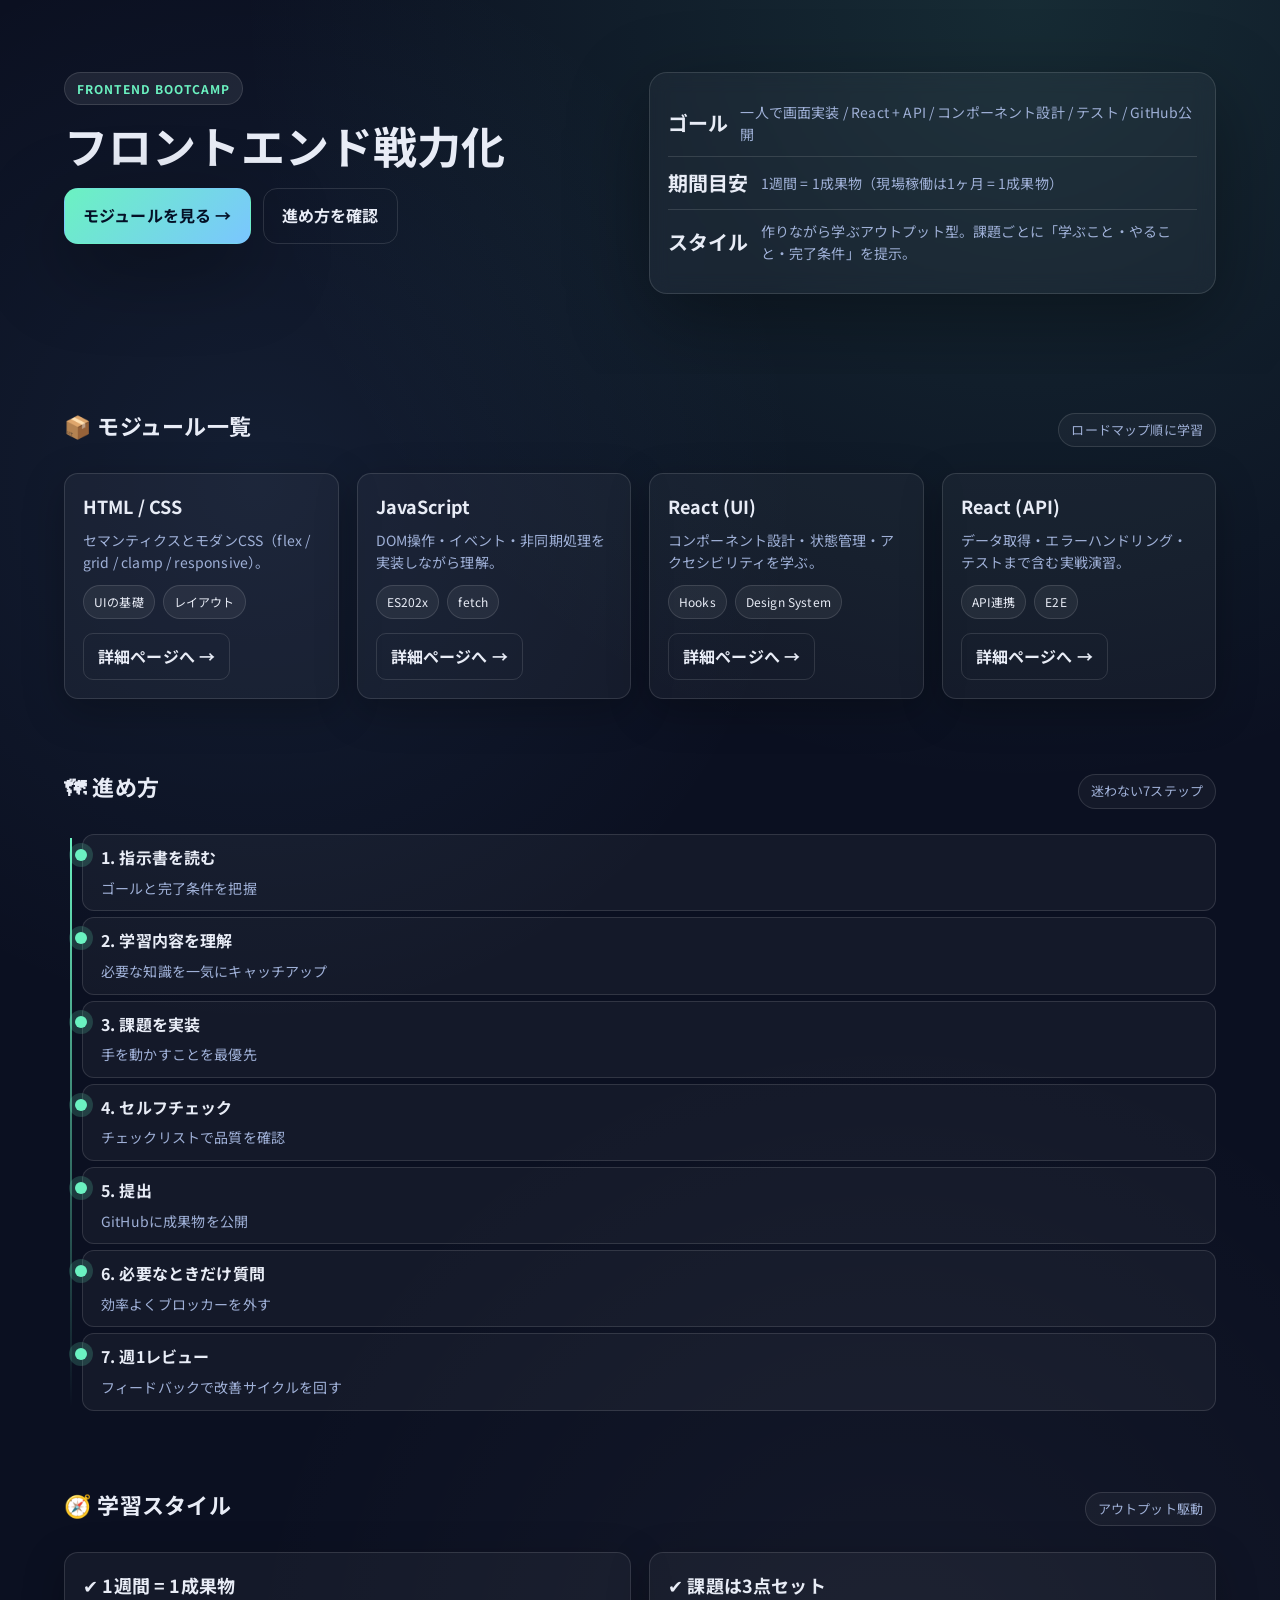
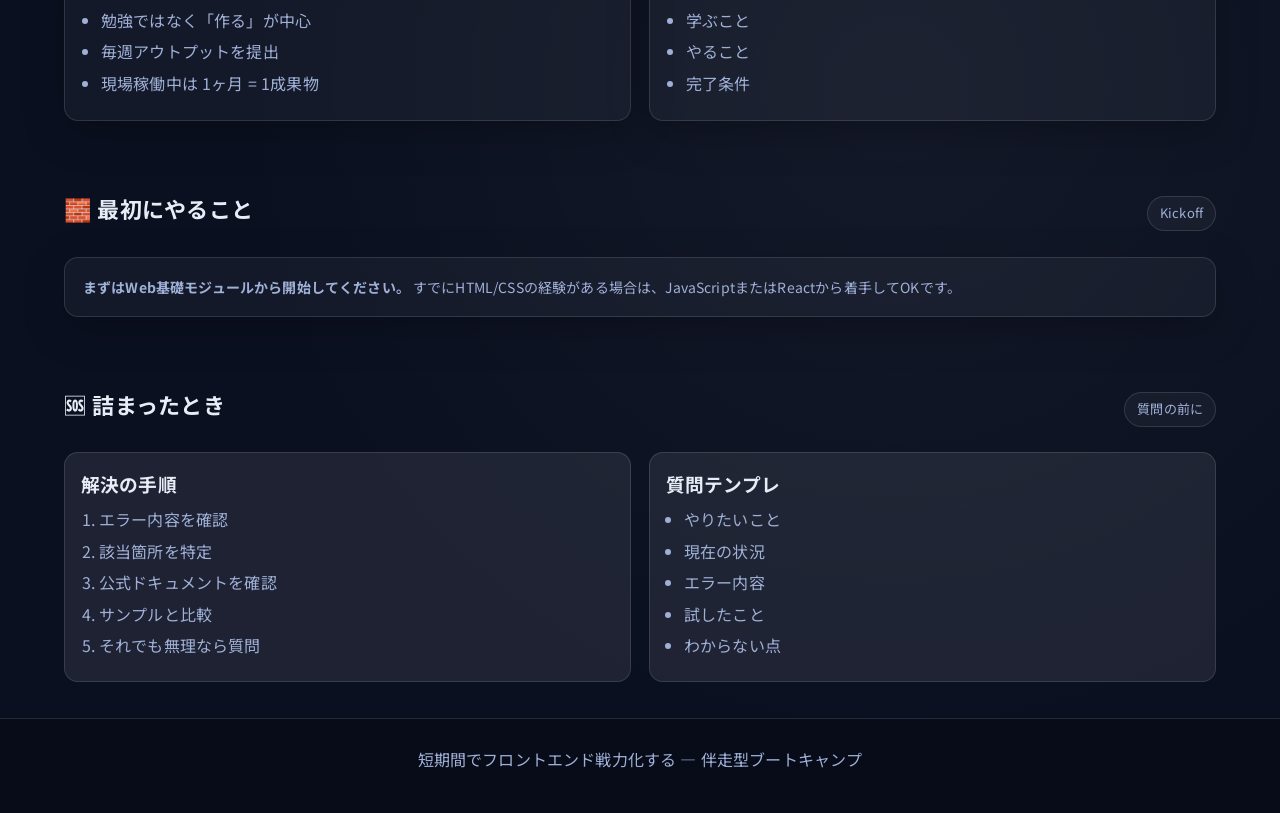
<file: index.html>
<!DOCTYPE html>
<html lang="ja">
<head>
  <meta charset="UTF-8" />
  <meta name="viewport" content="width=device-width, initial-scale=1" />
  <title>短期間でフロントエンド戦力化する | 研修トップ</title>
  <link rel="preconnect" href="https://fonts.googleapis.com">
  <link rel="preconnect" href="https://fonts.gstatic.com" crossorigin>
  <link href="https://fonts.googleapis.com/css2?family=Space+Grotesk:wght@400;500;600;700&family=Noto+Sans+JP:wght@400;500;700&display=swap" rel="stylesheet">
  <link rel="stylesheet" href="styles.css">
</head>
<body>
  <header class="hero">
    <div class="grid">
      <div class="hero-content">
        <div class="eyebrow">Frontend Bootcamp</div>
        <h1>フロントエンド戦力化</h1>
        <div class="cta-row">
          <a class="btn-primary" href="#modules">モジュールを見る →</a>
          <a class="btn-secondary" href="#flow">進め方を確認</a>
        </div>
      </div>
      <div class="hero-card">
        <div class="stat">
          <strong>ゴール</strong>
          <span>一人で画面実装 / React + API / コンポーネント設計 / テスト / GitHub公開</span>
        </div>
        <div class="stat">
          <strong>期間目安</strong>
          <span>1週間 = 1成果物（現場稼働は1ヶ月 = 1成果物）</span>
        </div>
        <div class="stat">
          <strong>スタイル</strong>
          <span>作りながら学ぶアウトプット型。課題ごとに「学ぶこと・やること・完了条件」を提示。</span>
        </div>
      </div>
    </div>
  </header>

  <section id="modules">
    <div class="section-head">
      <h2>📦 モジュール一覧</h2>
      <span class="pill">ロードマップ順に学習</span>
    </div>
    <div class="grid">
      <article class="card">
        <h3>HTML / CSS</h3>
        <p>セマンティクスとモダンCSS（flex / grid / clamp / responsive）。</p>
        <div class="tag-row"><span class="tag">UIの基礎</span><span class="tag">レイアウト</span></div>
        <div class="card-footer">
          <a class="btn-secondary" href="html-css/index.html">詳細ページへ →</a>
        </div>
      </article>
      <article class="card">
        <h3>JavaScript</h3>
        <p>DOM操作・イベント・非同期処理を実装しながら理解。</p>
        <div class="tag-row"><span class="tag">ES202x</span><span class="tag">fetch</span></div>
        <div class="card-footer">
          <a class="btn-secondary" href="javascript/index.html">詳細ページへ →</a>
        </div>
      </article>
      <article class="card">
        <h3>React (UI)</h3>
        <p>コンポーネント設計・状態管理・アクセシビリティを学ぶ。</p>
        <div class="tag-row"><span class="tag">Hooks</span><span class="tag">Design System</span></div>
        <div class="card-footer">
          <a class="btn-secondary" href="react-ui/index.html">詳細ページへ →</a>
        </div>
      </article>
      <article class="card">
        <h3>React (API)</h3>
        <p>データ取得・エラーハンドリング・テストまで含む実戦演習。</p>
        <div class="tag-row"><span class="tag">API連携</span><span class="tag">E2E</span></div>
        <div class="card-footer">
          <a class="btn-secondary" href="react-api/index.html">詳細ページへ →</a>
        </div>
      </article>
    </div>
  </section>

  <section id="flow">
    <div class="section-head">
      <h2>🗺 進め方</h2>
      <span class="pill">迷わない7ステップ</span>
    </div>
    <div class="timeline">
      <div class="timeline-item"><strong>1. 指示書を読む</strong><span>ゴールと完了条件を把握</span></div>
      <div class="timeline-item"><strong>2. 学習内容を理解</strong><span>必要な知識を一気にキャッチアップ</span></div>
      <div class="timeline-item"><strong>3. 課題を実装</strong><span>手を動かすことを最優先</span></div>
      <div class="timeline-item"><strong>4. セルフチェック</strong><span>チェックリストで品質を確認</span></div>
      <div class="timeline-item"><strong>5. 提出</strong><span>GitHubに成果物を公開</span></div>
      <div class="timeline-item"><strong>6. 必要なときだけ質問</strong><span>効率よくブロッカーを外す</span></div>
      <div class="timeline-item"><strong>7. 週1レビュー</strong><span>フィードバックで改善サイクルを回す</span></div>
    </div>
  </section>

  <section id="style">
    <div class="section-head">
      <h2>🧭 学習スタイル</h2>
      <span class="pill">アウトプット駆動</span>
    </div>
    <div class="layout-split">
      <div class="card">
        <h3>✔ 1週間 = 1成果物</h3>
        <ul class="list">
          <li>勉強ではなく「作る」が中心</li>
          <li>毎週アウトプットを提出</li>
          <li>現場稼働中は 1ヶ月 = 1成果物</li>
        </ul>
      </div>
      <div class="card">
        <h3>✔ 課題は3点セット</h3>
        <ul class="list">
          <li>学ぶこと</li>
          <li>やること</li>
          <li>完了条件</li>
        </ul>
      </div>
    </div>
  </section>

  <section id="starter">
    <div class="section-head">
      <h2>🧱 最初にやること</h2>
      <span class="pill">Kickoff</span>
    </div>
    <div class="card">
      <p><strong>まずはWeb基礎モジュールから開始してください。</strong> すでにHTML/CSSの経験がある場合は、JavaScriptまたはReactから着手してOKです。</p>
    </div>
  </section>

  <section id="support">
    <div class="section-head">
      <h2>🆘 詰まったとき</h2>
      <span class="pill">質問の前に</span>
    </div>
    <div class="layout-split">
      <div class="support-box">
        <h3>解決の手順</h3>
        <ol class="list">
          <li>エラー内容を確認</li>
          <li>該当箇所を特定</li>
          <li>公式ドキュメントを確認</li>
          <li>サンプルと比較</li>
          <li>それでも無理なら質問</li>
        </ol>
      </div>
      <div class="support-box">
        <h3>質問テンプレ</h3>
        <ul class="list">
          <li>やりたいこと</li>
          <li>現在の状況</li>
          <li>エラー内容</li>
          <li>試したこと</li>
          <li>わからない点</li>
        </ul>
      </div>
    </div>
  </section>

  <footer>
    短期間でフロントエンド戦力化する — 伴走型ブートキャンプ
  </footer>
</body>
</html>
</file>
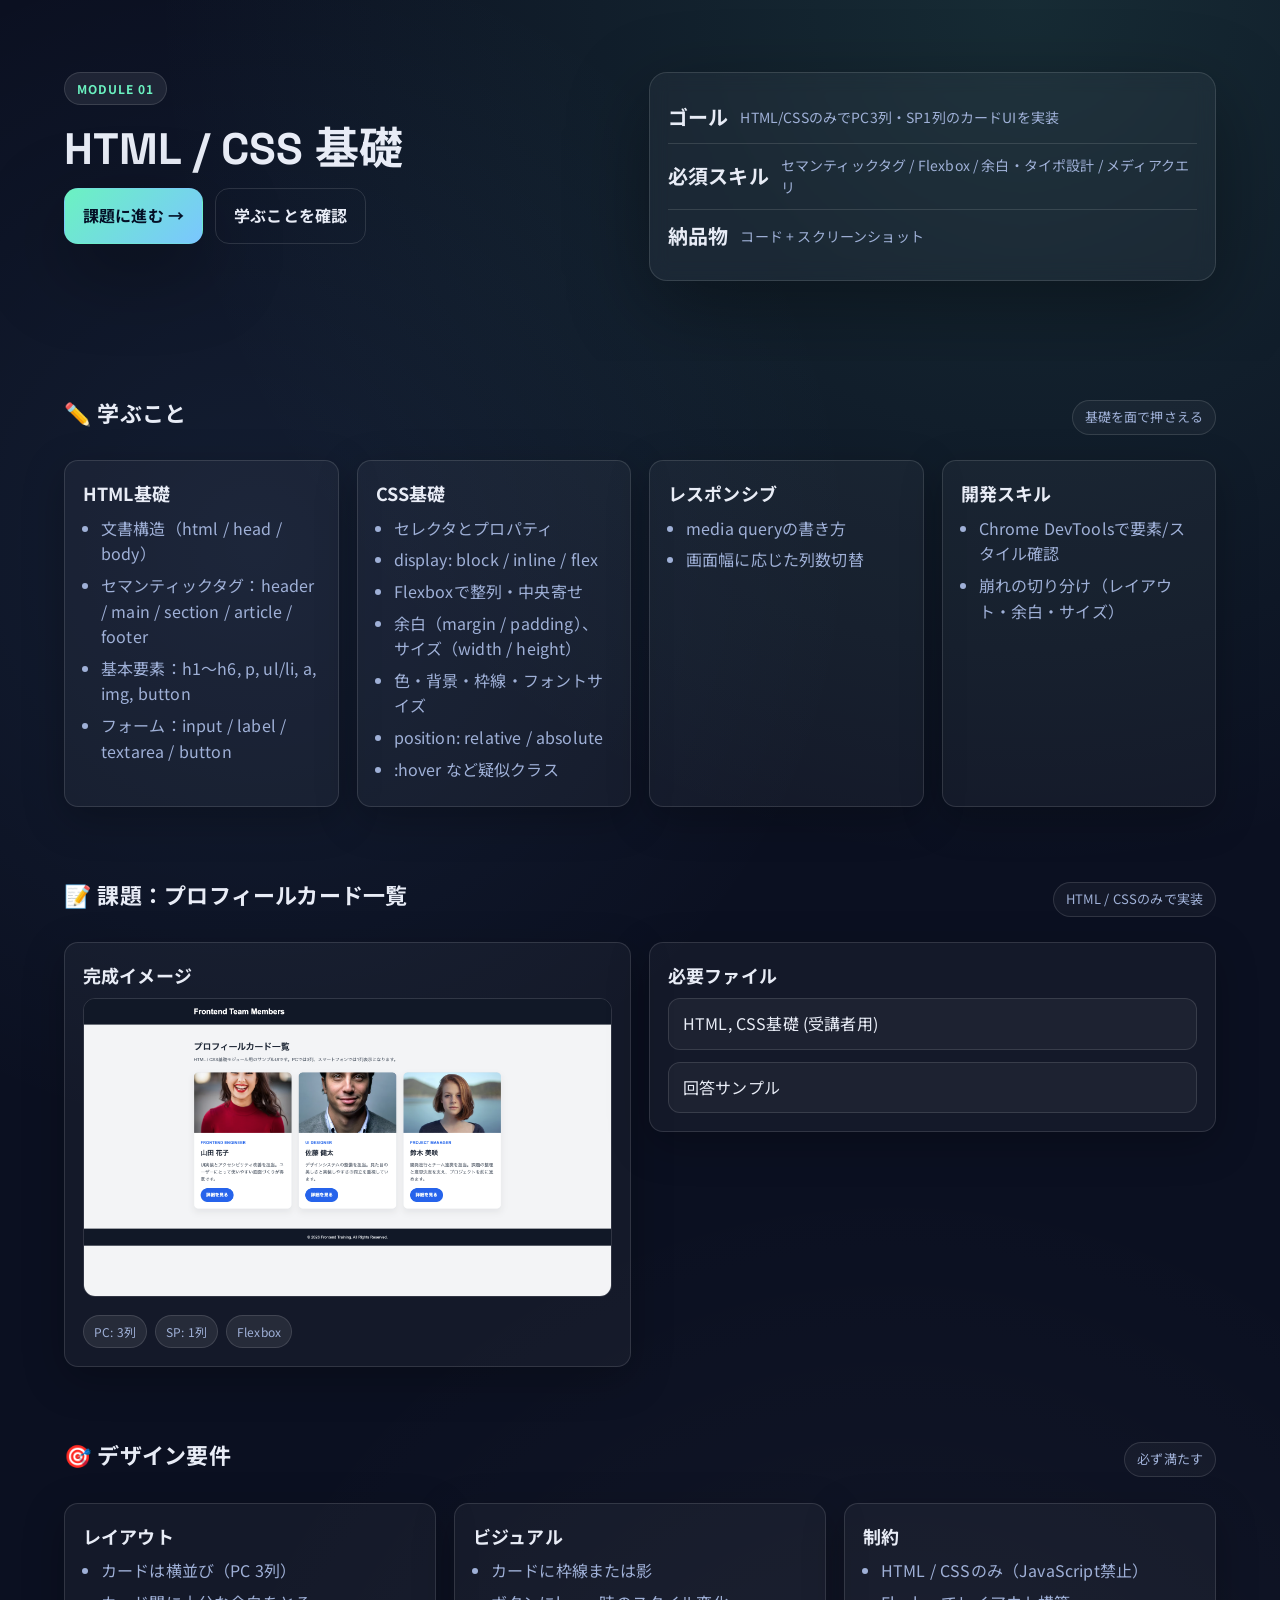
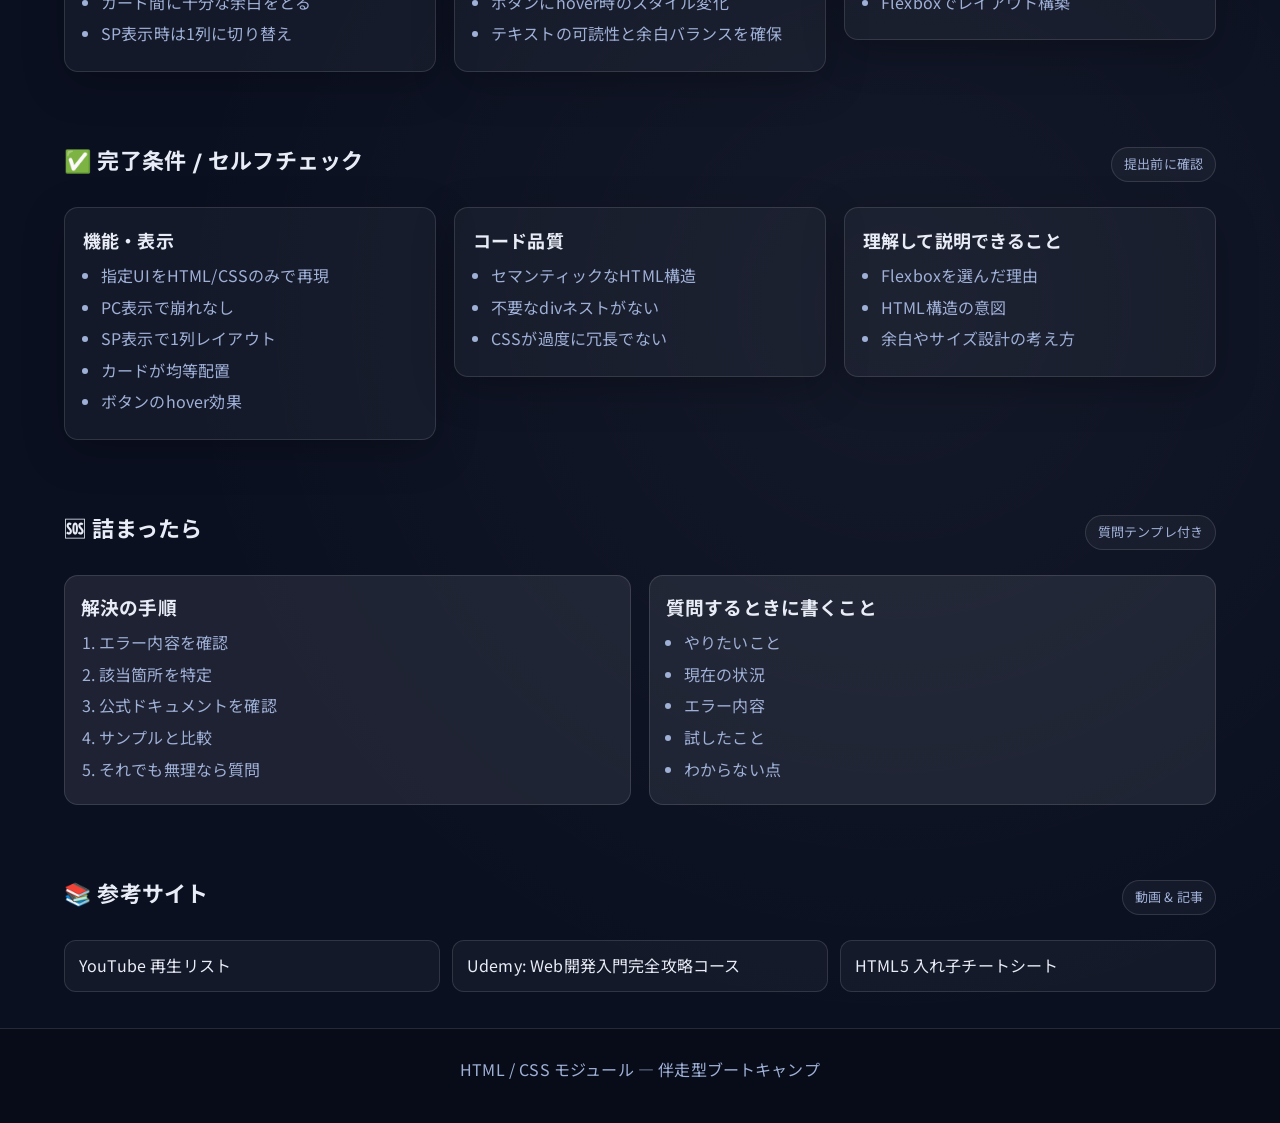
<file: html-css/index.html>
<!DOCTYPE html>
<html lang="ja">
<head>
  <meta charset="UTF-8" />
  <meta name="viewport" content="width=device-width, initial-scale=1" />
  <title>HTML / CSS モジュール | 研修トップ</title>
  <link rel="preconnect" href="https://fonts.googleapis.com">
  <link rel="preconnect" href="https://fonts.gstatic.com" crossorigin>
  <link href="https://fonts.googleapis.com/css2?family=Space+Grotesk:wght@400;500;600;700&family=Noto+Sans+JP:wght@400;500;700&display=swap" rel="stylesheet">
  <link rel="stylesheet" href="styles.css">
</head>
<body>
  <header class="hero">
    <div class="grid">
      <div class="hero-content">
        <div class="eyebrow">Module 01</div>
        <h1>HTML / CSS 基礎</h1>
        <div class="cta-row">
          <a class="btn-primary" href="#tasks">課題に進む →</a>
          <a class="btn-secondary" href="#learn">学ぶことを確認</a>
        </div>
      </div>
      <div class="hero-card">
        <div class="stat"><strong>ゴール</strong><span>HTML/CSSのみでPC3列・SP1列のカードUIを実装</span></div>
        <div class="stat"><strong>必須スキル</strong><span>セマンティックタグ / Flexbox / 余白・タイポ設計 / メディアクエリ</span></div>
        <div class="stat"><strong>納品物</strong><span>コード + スクリーンショット</span></div>
      </div>
    </div>
  </header>

  <section id="learn">
    <div class="section-head">
      <h2>✏️ 学ぶこと</h2>
      <span class="pill">基礎を面で押さえる</span>
    </div>
    <div class="grid">
      <article class="card">
        <h3>HTML基礎</h3>
        <ul class="list">
          <li>文書構造（html / head / body）</li>
          <li>セマンティックタグ：header / main / section / article / footer</li>
          <li>基本要素：h1〜h6, p, ul/li, a, img, button</li>
          <li>フォーム：input / label / textarea / button</li>
        </ul>
      </article>
      <article class="card">
        <h3>CSS基礎</h3>
        <ul class="list">
          <li>セレクタとプロパティ</li>
          <li>display: block / inline / flex</li>
          <li>Flexboxで整列・中央寄せ</li>
          <li>余白（margin / padding）、サイズ（width / height）</li>
          <li>色・背景・枠線・フォントサイズ</li>
          <li>position: relative / absolute</li>
          <li>:hover など疑似クラス</li>
        </ul>
      </article>
      <article class="card">
        <h3>レスポンシブ</h3>
        <ul class="list">
          <li>media queryの書き方</li>
          <li>画面幅に応じた列数切替</li>
        </ul>
      </article>
      <article class="card">
        <h3>開発スキル</h3>
        <ul class="list">
          <li>Chrome DevToolsで要素/スタイル確認</li>
          <li>崩れの切り分け（レイアウト・余白・サイズ）</li>
        </ul>
      </article>
    </div>
  </section>

  <section id="tasks">
    <div class="section-head">
      <h2>📝 課題：プロフィールカード一覧</h2>
      <span class="pill">HTML / CSSのみで実装</span>
    </div>
    <div class="layout-split">
      <div class="card">
        <h3>完成イメージ</h3>
        <div class="gallery">
          <a href="./screenshot.png"><img src="./screenshot.png" alt="完成イメージ" /></a>
        </div>
        <div class="tag-row">
          <span class="badge">PC: 3列</span>
          <span class="badge">SP: 1列</span>
          <span class="badge">Flexbox</span>
        </div>
      </div>
      <div class="card">
        <h3>必要ファイル</h3>
        <div class="resources">
          <a class="resource-link" href="./html-css-learner.zip">HTML, CSS基礎 (受講者用)</a>
          <a class="resource-link" href="./html-css.zip">回答サンプル</a>
        </div>
      </div>
    </div>
  </section>

  <section id="requirements">
    <div class="section-head">
      <h2>🎯 デザイン要件</h2>
      <span class="pill">必ず満たす</span>
    </div>
    <div class="layout-split">
      <div class="card">
        <h3>レイアウト</h3>
        <ul class="list">
          <li>カードは横並び（PC 3列）</li>
          <li>カード間に十分な余白をとる</li>
          <li>SP表示時は1列に切り替え</li>
        </ul>
      </div>
      <div class="card">
        <h3>ビジュアル</h3>
        <ul class="list">
          <li>カードに枠線または影</li>
          <li>ボタンにhover時のスタイル変化</li>
          <li>テキストの可読性と余白バランスを確保</li>
        </ul>
      </div>
      <div class="card">
        <h3>制約</h3>
        <ul class="list">
          <li>HTML / CSSのみ（JavaScript禁止）</li>
          <li>Flexboxでレイアウト構築</li>
        </ul>
      </div>
    </div>
  </section>

  <section id="checklist">
    <div class="section-head">
      <h2>✅ 完了条件 / セルフチェック</h2>
      <span class="pill">提出前に確認</span>
    </div>
    <div class="layout-split">
      <div class="card">
        <h3>機能・表示</h3>
        <ul class="list">
          <li>指定UIをHTML/CSSのみで再現</li>
          <li>PC表示で崩れなし</li>
          <li>SP表示で1列レイアウト</li>
          <li>カードが均等配置</li>
          <li>ボタンのhover効果</li>
        </ul>
      </div>
      <div class="card">
        <h3>コード品質</h3>
        <ul class="list">
          <li>セマンティックなHTML構造</li>
          <li>不要なdivネストがない</li>
          <li>CSSが過度に冗長でない</li>
        </ul>
      </div>
      <div class="card">
        <h3>理解して説明できること</h3>
        <ul class="list">
          <li>Flexboxを選んだ理由</li>
          <li>HTML構造の意図</li>
          <li>余白やサイズ設計の考え方</li>
        </ul>
      </div>
    </div>
  </section>

  <section id="faq">
    <div class="section-head">
      <h2>🆘 詰まったら</h2>
      <span class="pill">質問テンプレ付き</span>
    </div>
    <div class="layout-split">
      <div class="support-box">
        <h3>解決の手順</h3>
        <ol class="list">
          <li>エラー内容を確認</li>
          <li>該当箇所を特定</li>
          <li>公式ドキュメントを確認</li>
          <li>サンプルと比較</li>
          <li>それでも無理なら質問</li>
        </ol>
      </div>
      <div class="support-box">
        <h3>質問するときに書くこと</h3>
        <ul class="list">
          <li>やりたいこと</li>
          <li>現在の状況</li>
          <li>エラー内容</li>
          <li>試したこと</li>
          <li>わからない点</li>
        </ul>
      </div>
    </div>
  </section>

  <section id="resources">
    <div class="section-head">
      <h2>📚 参考サイト</h2>
      <span class="pill">動画 & 記事</span>
    </div>
    <div class="resources">
      <a class="resource-link" href="https://www.youtube.com/watch?v=IR_srJ2zL3o&list=PLLFOC5fk1ILkBg1P8kHRZjGpEcVR26saV">YouTube 再生リスト</a>
      <a class="resource-link" href="https://www.udemy.com/share/101WGM3@PszSTwlZNkGyKTxu-h7S0SQu_JgATpEP4tbzWmHYHJ3Pu79vszzlcR1zGqL11oXTJQ==/">Udemy: Web開発入門完全攻略コース</a>
      <a class="resource-link" href="https://yoshikawaweb.com/element/">HTML5 入れ子チートシート</a>
    </div>
  </section>

  <footer>
    HTML / CSS モジュール — 伴走型ブートキャンプ
  </footer>
</body>
</html>
</file>
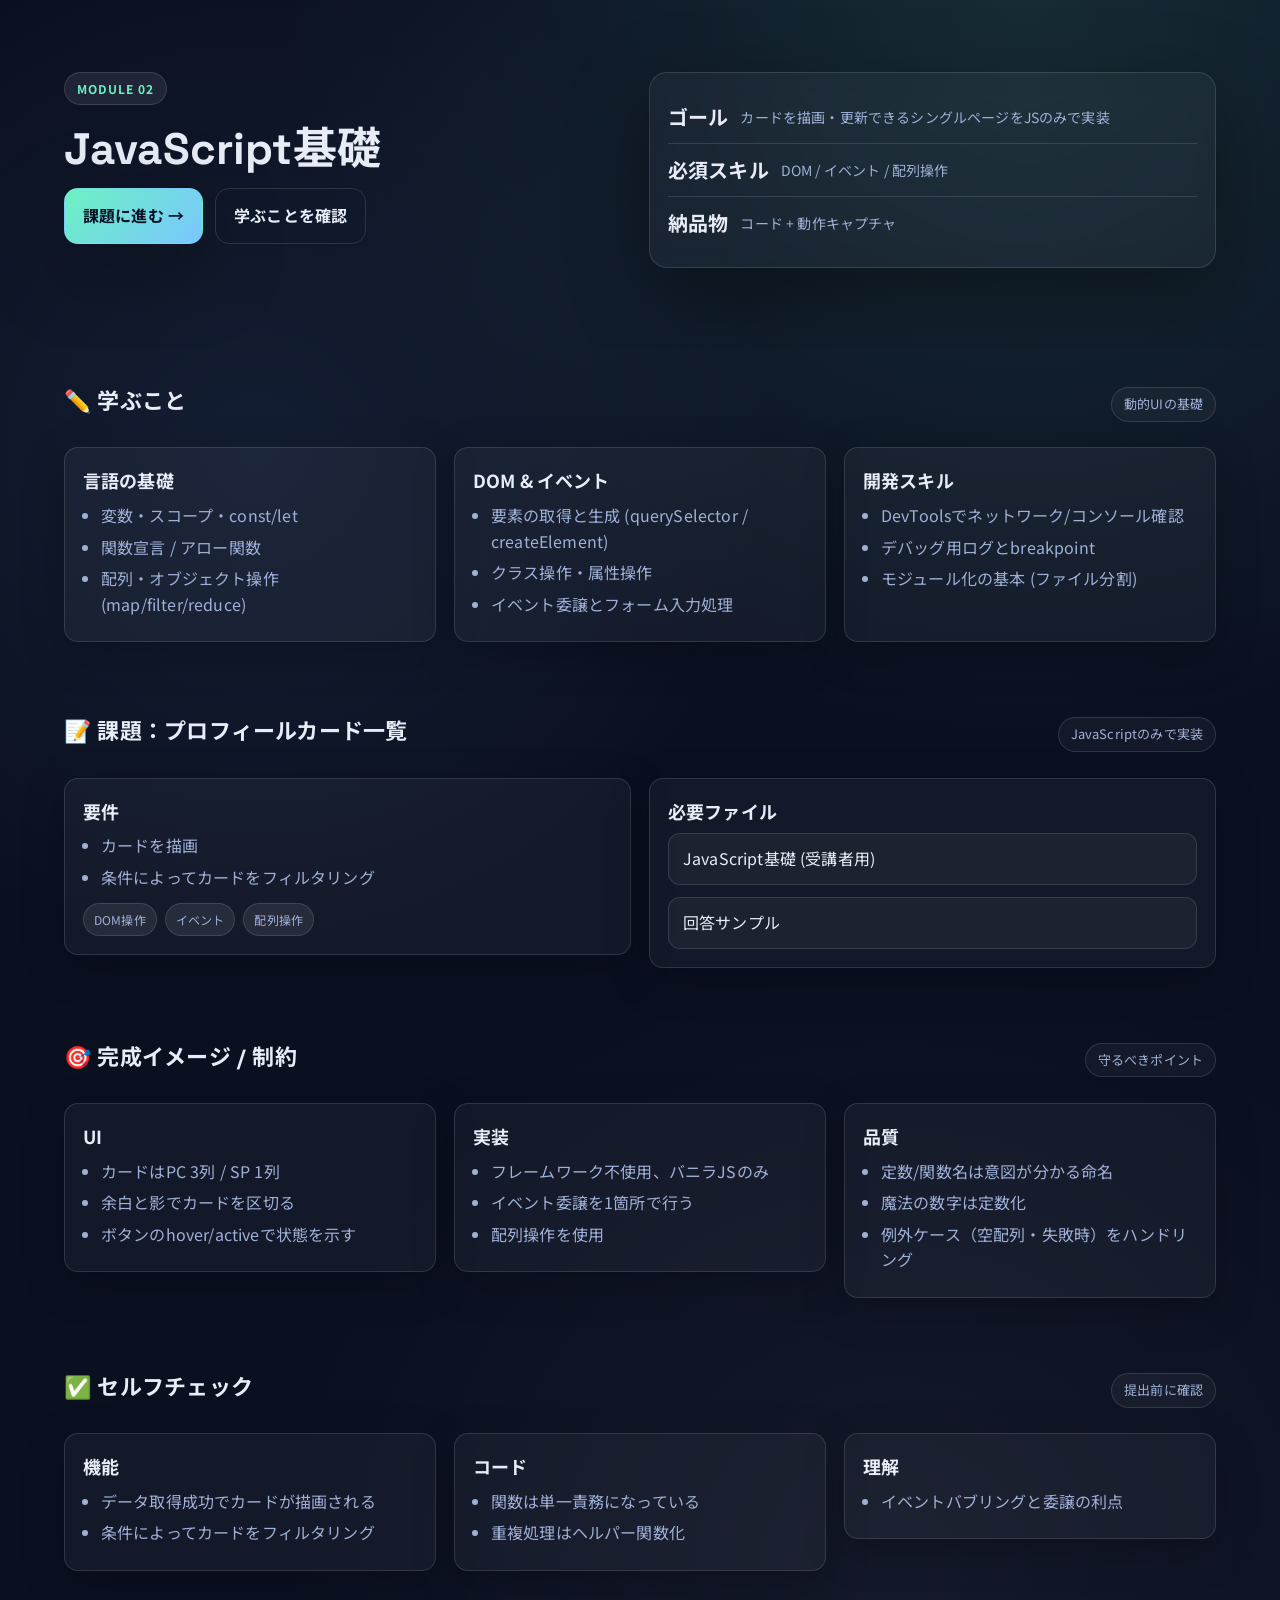
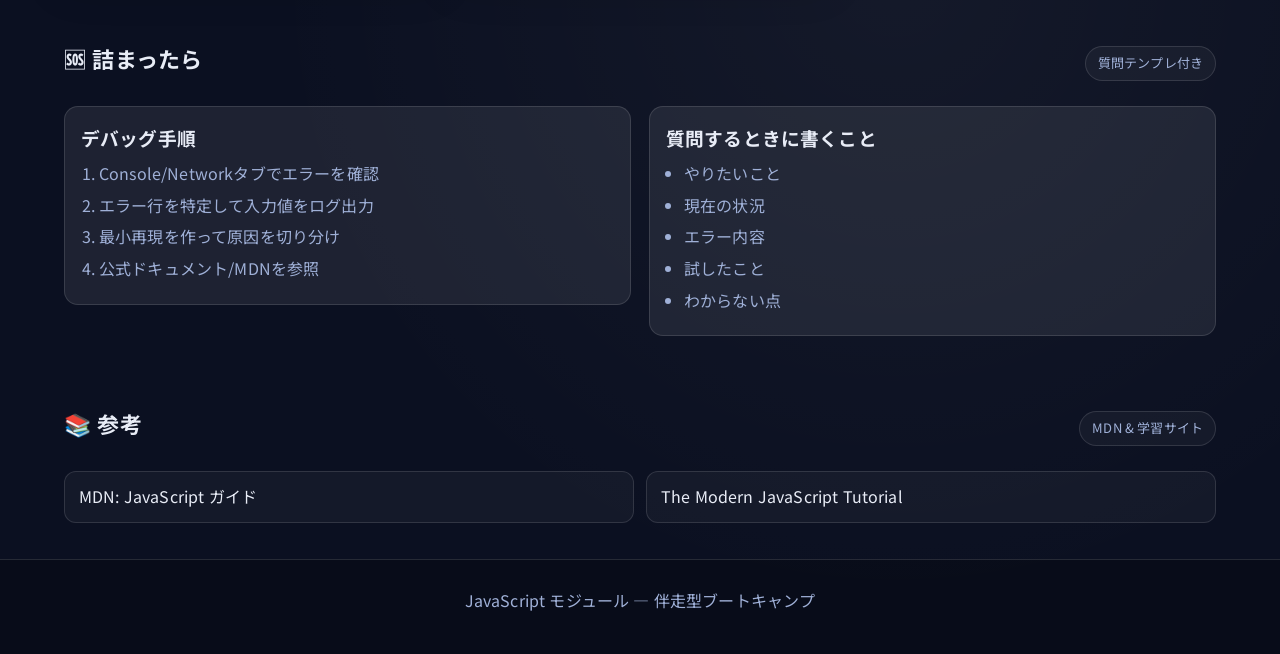
<file: javascript/index.html>
<!DOCTYPE html>
<html lang="ja">
<head>
  <meta charset="UTF-8" />
  <meta name="viewport" content="width=device-width, initial-scale=1" />
  <title>JavaScript モジュール | 研修トップ</title>
  <link rel="preconnect" href="https://fonts.googleapis.com">
  <link rel="preconnect" href="https://fonts.gstatic.com" crossorigin>
  <link href="https://fonts.googleapis.com/css2?family=Space+Grotesk:wght@400;500;600;700&family=Noto+Sans+JP:wght@400;500;700&display=swap" rel="stylesheet">
  <link rel="stylesheet" href="styles.css">
</head>
<body>
  <header class="hero">
    <div class="grid">
      <div class="hero-content">
        <div class="eyebrow">Module 02</div>
        <h1>JavaScript基礎</h1>
        <div class="cta-row">
          <a class="btn-primary" href="#tasks">課題に進む →</a>
          <a class="btn-secondary" href="#learn">学ぶことを確認</a>
        </div>
      </div>
      <div class="hero-card">
        <div class="stat"><strong>ゴール</strong><span>カードを描画・更新できるシングルページをJSのみで実装</span></div>
        <div class="stat"><strong>必須スキル</strong><span>DOM / イベント  / 配列操作</span></div>
        <div class="stat"><strong>納品物</strong><span>コード + 動作キャプチャ</span></div>
      </div>
    </div>
  </header>

  <section id="learn">
    <div class="section-head">
      <h2>✏️ 学ぶこと</h2>
      <span class="pill">動的UIの基礎</span>
    </div>
    <div class="grid">
      <article class="card">
        <h3>言語の基礎</h3>
        <ul class="list">
          <li>変数・スコープ・const/let</li>
          <li>関数宣言 / アロー関数</li>
          <li>配列・オブジェクト操作 (map/filter/reduce)</li>
        </ul>
      </article>
      <article class="card">
        <h3>DOM & イベント</h3>
        <ul class="list">
          <li>要素の取得と生成 (querySelector / createElement)</li>
          <li>クラス操作・属性操作</li>
          <li>イベント委譲とフォーム入力処理</li>
        </ul>
      </article>
      <article class="card">
        <h3>開発スキル</h3>
        <ul class="list">
          <li>DevToolsでネットワーク/コンソール確認</li>
          <li>デバッグ用ログとbreakpoint</li>
          <li>モジュール化の基本 (ファイル分割)</li>
        </ul>
      </article>
    </div>
  </section>

  <section id="tasks">
    <div class="section-head">
      <h2>📝 課題：プロフィールカード一覧</h2>
      <span class="pill">JavaScriptのみで実装</span>
    </div>
    <div class="layout-split">
      <div class="card">
        <h3>要件</h3>
        <ul class="list">
          <li>カードを描画</li>
          <li>条件によってカードをフィルタリング</li>
        </ul>
        <div class="tag-row">
          <span class="badge">DOM操作</span>
          <span class="badge">イベント</span>
          <span class="badge">配列操作</span>
        </div>
      </div>
      <div class="card">
        <h3>必要ファイル</h3>
        <div class="resources">
          <a class="resource-link" href="./JavaScript基礎(受講者用).zip">JavaScript基礎 (受講者用)</a>
          <a class="resource-link" href="./JavaScript基礎.zip">回答サンプル</a>
        </div>
      </div>
    </div>
  </section>

  <section id="requirements">
    <div class="section-head">
      <h2>🎯 完成イメージ / 制約</h2>
      <span class="pill">守るべきポイント</span>
    </div>
    <div class="layout-split">
      <div class="card">
        <h3>UI</h3>
        <ul class="list">
          <li>カードはPC 3列 / SP 1列</li>
          <li>余白と影でカードを区切る</li>
          <li>ボタンのhover/activeで状態を示す</li>
        </ul>
      </div>
      <div class="card">
        <h3>実装</h3>
        <ul class="list">
          <li>フレームワーク不使用、バニラJSのみ</li>
          <li>イベント委譲を1箇所で行う</li>
          <li>配列操作を使用</li>
        </ul>
      </div>
      <div class="card">
        <h3>品質</h3>
        <ul class="list">
          <li>定数/関数名は意図が分かる命名</li>
          <li>魔法の数字は定数化</li>
          <li>例外ケース（空配列・失敗時）をハンドリング</li>
        </ul>
      </div>
    </div>
  </section>

  <section id="checklist">
    <div class="section-head">
      <h2>✅ セルフチェック</h2>
      <span class="pill">提出前に確認</span>
    </div>
    <div class="layout-split">
      <div class="card">
        <h3>機能</h3>
        <ul class="list">
          <li>データ取得成功でカードが描画される</li>
          <li>条件によってカードをフィルタリング</li>
        </ul>
      </div>
      <div class="card">
        <h3>コード</h3>
        <ul class="list">
          <li>関数は単一責務になっている</li>
          <li>重複処理はヘルパー関数化</li>
        </ul>
      </div>
      <div class="card">
        <h3>理解</h3>
        <ul class="list">
          <li>イベントバブリングと委譲の利点</li>
        </ul>
      </div>
    </div>
  </section>

  <section id="faq">
    <div class="section-head">
      <h2>🆘 詰まったら</h2>
      <span class="pill">質問テンプレ付き</span>
    </div>
    <div class="layout-split">
      <div class="support-box">
        <h3>デバッグ手順</h3>
        <ol class="list">
          <li>Console/Networkタブでエラーを確認</li>
          <li>エラー行を特定して入力値をログ出力</li>
          <li>最小再現を作って原因を切り分け</li>
          <li>公式ドキュメント/MDNを参照</li>
        </ol>
      </div>
      <div class="support-box">
        <h3>質問するときに書くこと</h3>
        <ul class="list">
          <li>やりたいこと</li>
          <li>現在の状況</li>
          <li>エラー内容</li>
          <li>試したこと</li>
          <li>わからない点</li>
        </ul>
      </div>
    </div>
  </section>

  <section id="resources">
    <div class="section-head">
      <h2>📚 参考</h2>
      <span class="pill">MDN & 学習サイト</span>
    </div>
    <div class="resources">
      <a class="resource-link" href="https://developer.mozilla.org/ja/docs/Web/JavaScript/Guide">MDN: JavaScript ガイド</a>
      <a class="resource-link" href="https://javascript.info/">The Modern JavaScript Tutorial</a>
    </div>
  </section>

  <footer>
    JavaScript モジュール — 伴走型ブートキャンプ
  </footer>
</body>
</html>
</file>
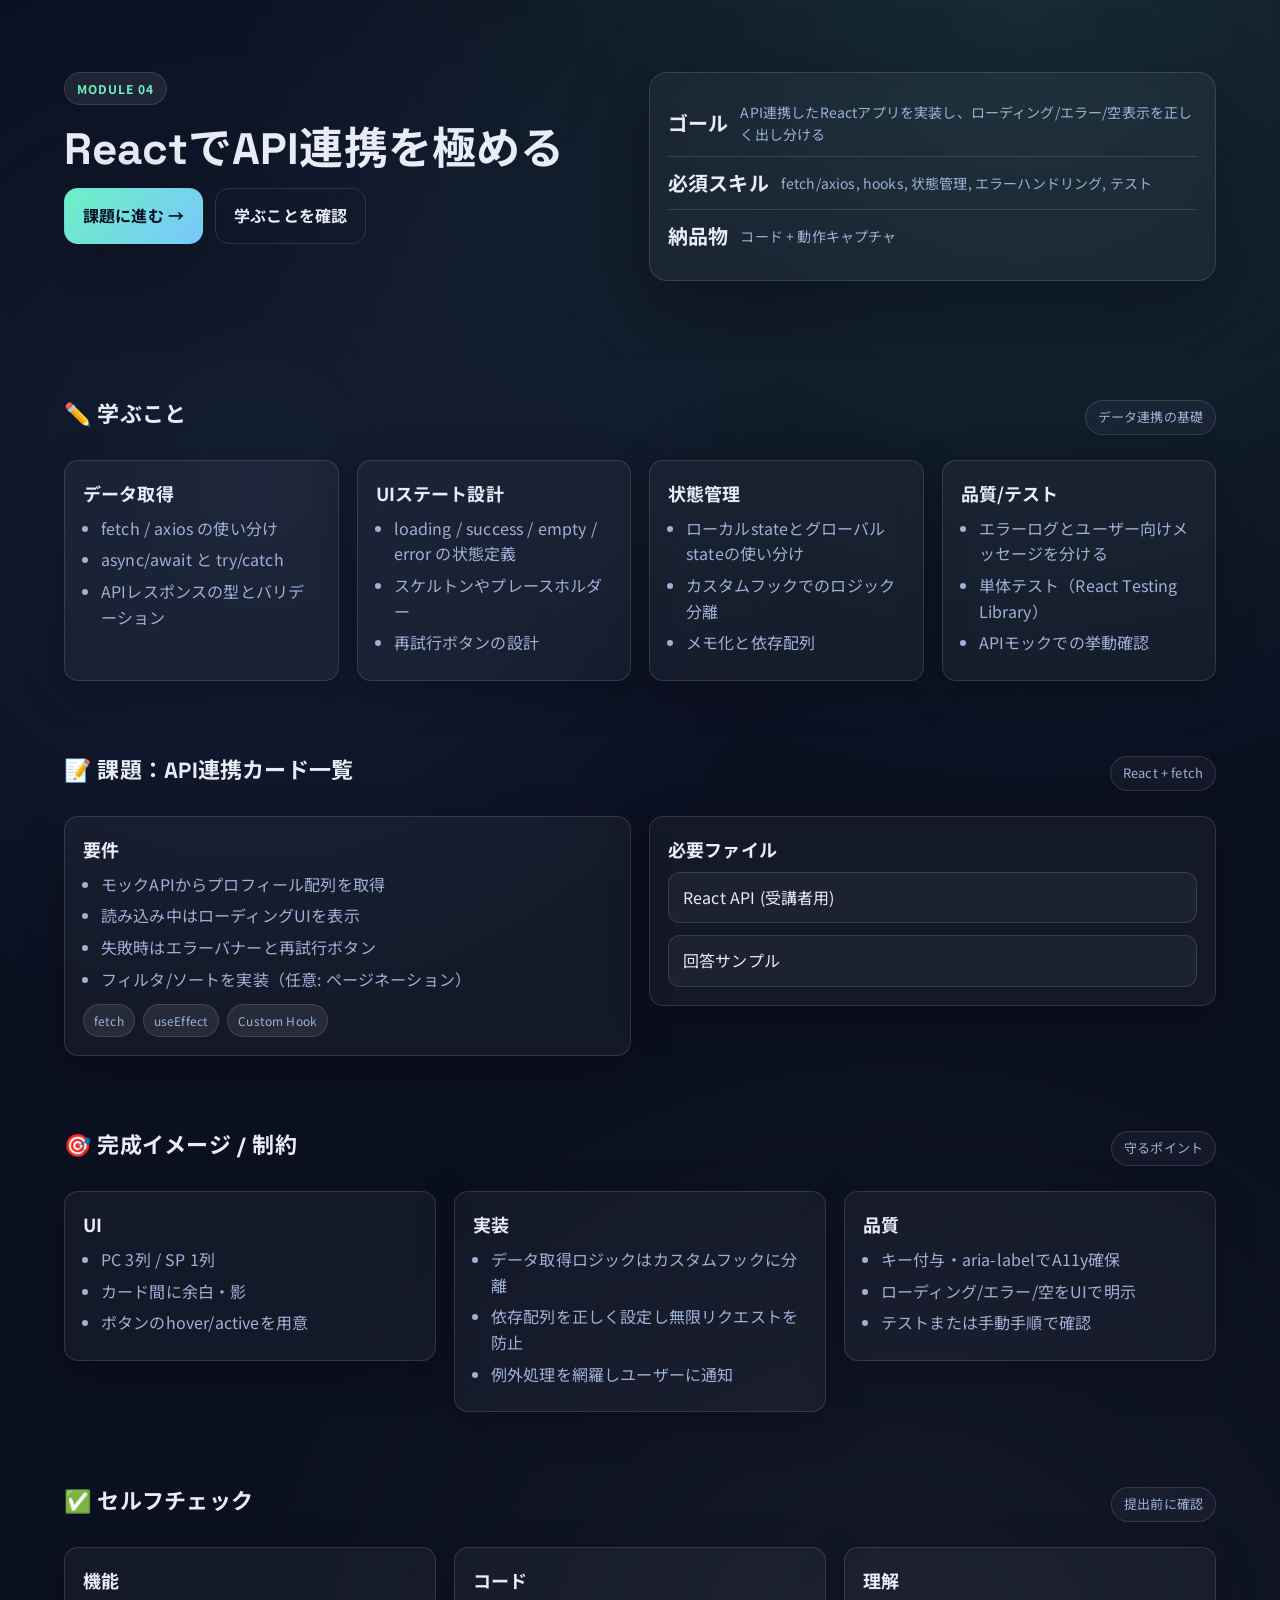
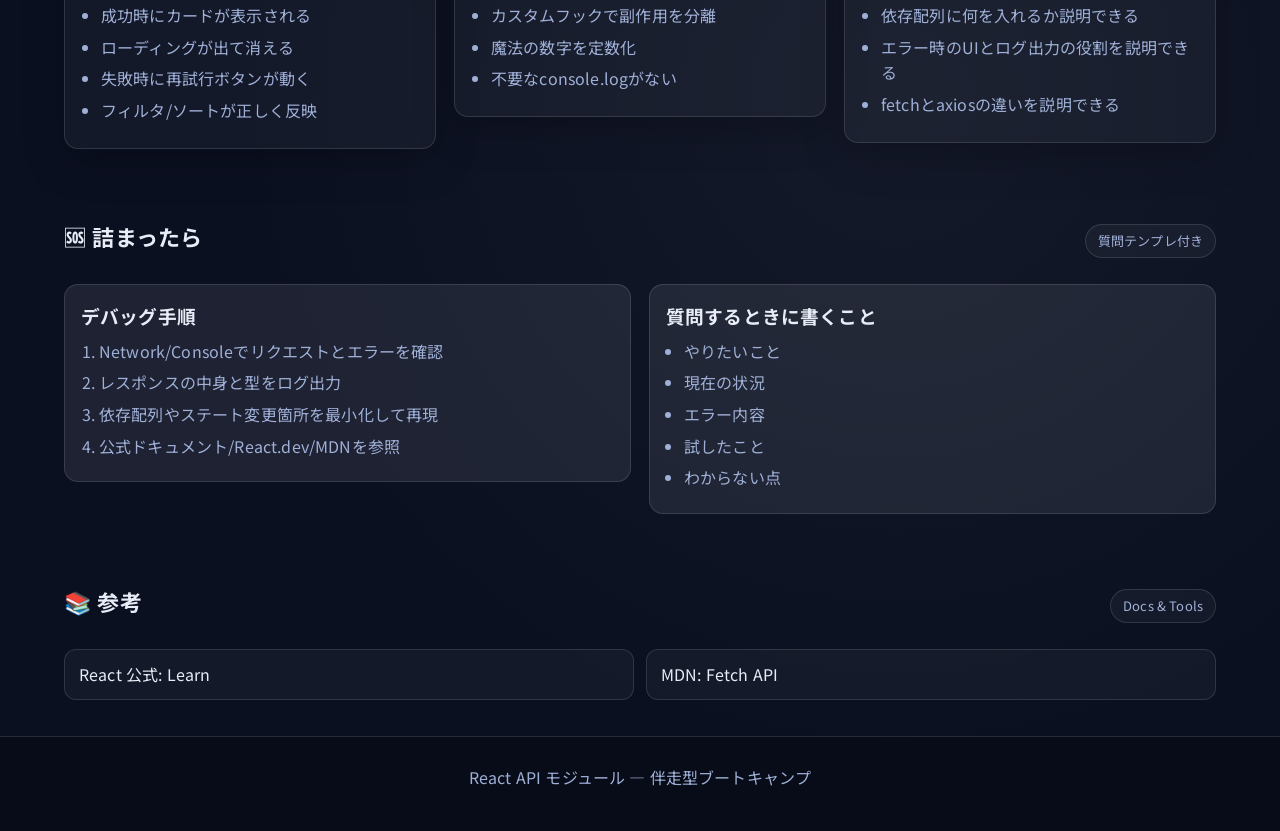
<file: react-api/index.html>
<!DOCTYPE html>
<html lang="ja">
<head>
  <meta charset="UTF-8" />
  <meta name="viewport" content="width=device-width, initial-scale=1" />
  <title>React API モジュール | 研修トップ</title>
  <link rel="preconnect" href="https://fonts.googleapis.com">
  <link rel="preconnect" href="https://fonts.gstatic.com" crossorigin>
  <link href="https://fonts.googleapis.com/css2?family=Space+Grotesk:wght@400;500;600;700&family=Noto+Sans+JP:wght@400;500;700&display=swap" rel="stylesheet">
  <link rel="stylesheet" href="styles.css">
</head>
<body>
  <header class="hero">
    <div class="grid">
      <div class="hero-content">
        <div class="eyebrow">Module 04</div>
        <h1>ReactでAPI連携を極める</h1>
        <div class="cta-row">
          <a class="btn-primary" href="#tasks">課題に進む →</a>
          <a class="btn-secondary" href="#learn">学ぶことを確認</a>
        </div>
      </div>
      <div class="hero-card">
        <div class="stat"><strong>ゴール</strong><span>API連携したReactアプリを実装し、ローディング/エラー/空表示を正しく出し分ける</span></div>
        <div class="stat"><strong>必須スキル</strong><span>fetch/axios, hooks, 状態管理, エラーハンドリング, テスト</span></div>
        <div class="stat"><strong>納品物</strong><span>コード + 動作キャプチャ</span></div>
      </div>
    </div>
  </header>

  <section id="learn">
    <div class="section-head">
      <h2>✏️ 学ぶこと</h2>
      <span class="pill">データ連携の基礎</span>
    </div>
    <div class="grid">
      <article class="card">
        <h3>データ取得</h3>
        <ul class="list">
          <li>fetch / axios の使い分け</li>
          <li>async/await と try/catch</li>
          <li>APIレスポンスの型とバリデーション</li>
        </ul>
      </article>
      <article class="card">
        <h3>UIステート設計</h3>
        <ul class="list">
          <li>loading / success / empty / error の状態定義</li>
          <li>スケルトンやプレースホルダー</li>
          <li>再試行ボタンの設計</li>
        </ul>
      </article>
      <article class="card">
        <h3>状態管理</h3>
        <ul class="list">
          <li>ローカルstateとグローバルstateの使い分け</li>
          <li>カスタムフックでのロジック分離</li>
          <li>メモ化と依存配列</li>
        </ul>
      </article>
      <article class="card">
        <h3>品質/テスト</h3>
        <ul class="list">
          <li>エラーログとユーザー向けメッセージを分ける</li>
          <li>単体テスト（React Testing Library）</li>
          <li>APIモックでの挙動確認</li>
        </ul>
      </article>
    </div>
  </section>

  <section id="tasks">
    <div class="section-head">
      <h2>📝 課題：API連携カード一覧</h2>
      <span class="pill">React + fetch</span>
    </div>
    <div class="layout-split">
      <div class="card">
        <h3>要件</h3>
        <ul class="list">
          <li>モックAPIからプロフィール配列を取得</li>
          <li>読み込み中はローディングUIを表示</li>
          <li>失敗時はエラーバナーと再試行ボタン</li>
          <li>フィルタ/ソートを実装（任意: ページネーション）</li>
        </ul>
        <div class="tag-row">
          <span class="badge">fetch</span>
          <span class="badge">useEffect</span>
          <span class="badge">Custom Hook</span>
        </div>
      </div>
      <div class="card">
        <h3>必要ファイル</h3>
        <div class="resources">
          <a class="resource-link" href="./react-api.zip">React API (受講者用)</a>
          <a class="resource-link" href="./react-api-sample.zip">回答サンプル</a>
        </div>
      </div>
    </div>
  </section>

  <section id="requirements">
    <div class="section-head">
      <h2>🎯 完成イメージ / 制約</h2>
      <span class="pill">守るポイント</span>
    </div>
    <div class="layout-split">
      <div class="card">
        <h3>UI</h3>
        <ul class="list">
          <li>PC 3列 / SP 1列</li>
          <li>カード間に余白・影</li>
          <li>ボタンのhover/activeを用意</li>
        </ul>
      </div>
      <div class="card">
        <h3>実装</h3>
        <ul class="list">
          <li>データ取得ロジックはカスタムフックに分離</li>
          <li>依存配列を正しく設定し無限リクエストを防止</li>
          <li>例外処理を網羅しユーザーに通知</li>
        </ul>
      </div>
      <div class="card">
        <h3>品質</h3>
        <ul class="list">
          <li>キー付与・aria-labelでA11y確保</li>
          <li>ローディング/エラー/空をUIで明示</li>
          <li>テストまたは手動手順で確認</li>
        </ul>
      </div>
    </div>
  </section>

  <section id="checklist">
    <div class="section-head">
      <h2>✅ セルフチェック</h2>
      <span class="pill">提出前に確認</span>
    </div>
    <div class="layout-split">
      <div class="card">
        <h3>機能</h3>
        <ul class="list">
          <li>成功時にカードが表示される</li>
          <li>ローディングが出て消える</li>
          <li>失敗時に再試行ボタンが動く</li>
          <li>フィルタ/ソートが正しく反映</li>
        </ul>
      </div>
      <div class="card">
        <h3>コード</h3>
        <ul class="list">
          <li>カスタムフックで副作用を分離</li>
          <li>魔法の数字を定数化</li>
          <li>不要なconsole.logがない</li>
        </ul>
      </div>
      <div class="card">
        <h3>理解</h3>
        <ul class="list">
          <li>依存配列に何を入れるか説明できる</li>
          <li>エラー時のUIとログ出力の役割を説明できる</li>
          <li>fetchとaxiosの違いを説明できる</li>
        </ul>
      </div>
    </div>
  </section>

  <section id="faq">
    <div class="section-head">
      <h2>🆘 詰まったら</h2>
      <span class="pill">質問テンプレ付き</span>
    </div>
    <div class="layout-split">
      <div class="support-box">
        <h3>デバッグ手順</h3>
        <ol class="list">
          <li>Network/Consoleでリクエストとエラーを確認</li>
          <li>レスポンスの中身と型をログ出力</li>
          <li>依存配列やステート変更箇所を最小化して再現</li>
          <li>公式ドキュメント/React.dev/MDNを参照</li>
        </ol>
      </div>
      <div class="support-box">
        <h3>質問するときに書くこと</h3>
        <ul class="list">
          <li>やりたいこと</li>
          <li>現在の状況</li>
          <li>エラー内容</li>
          <li>試したこと</li>
          <li>わからない点</li>
        </ul>
      </div>
    </div>
  </section>

  <section id="resources">
    <div class="section-head">
      <h2>📚 参考</h2>
      <span class="pill">Docs & Tools</span>
    </div>
    <div class="resources">
      <a class="resource-link" href="https://react.dev/learn">React 公式: Learn</a>
      <a class="resource-link" href="https://developer.mozilla.org/ja/docs/Web/API/Fetch_API">MDN: Fetch API</a>
    </div>
  </section>

  <footer>
    React API モジュール — 伴走型ブートキャンプ
  </footer>
</body>
</html>
</file>
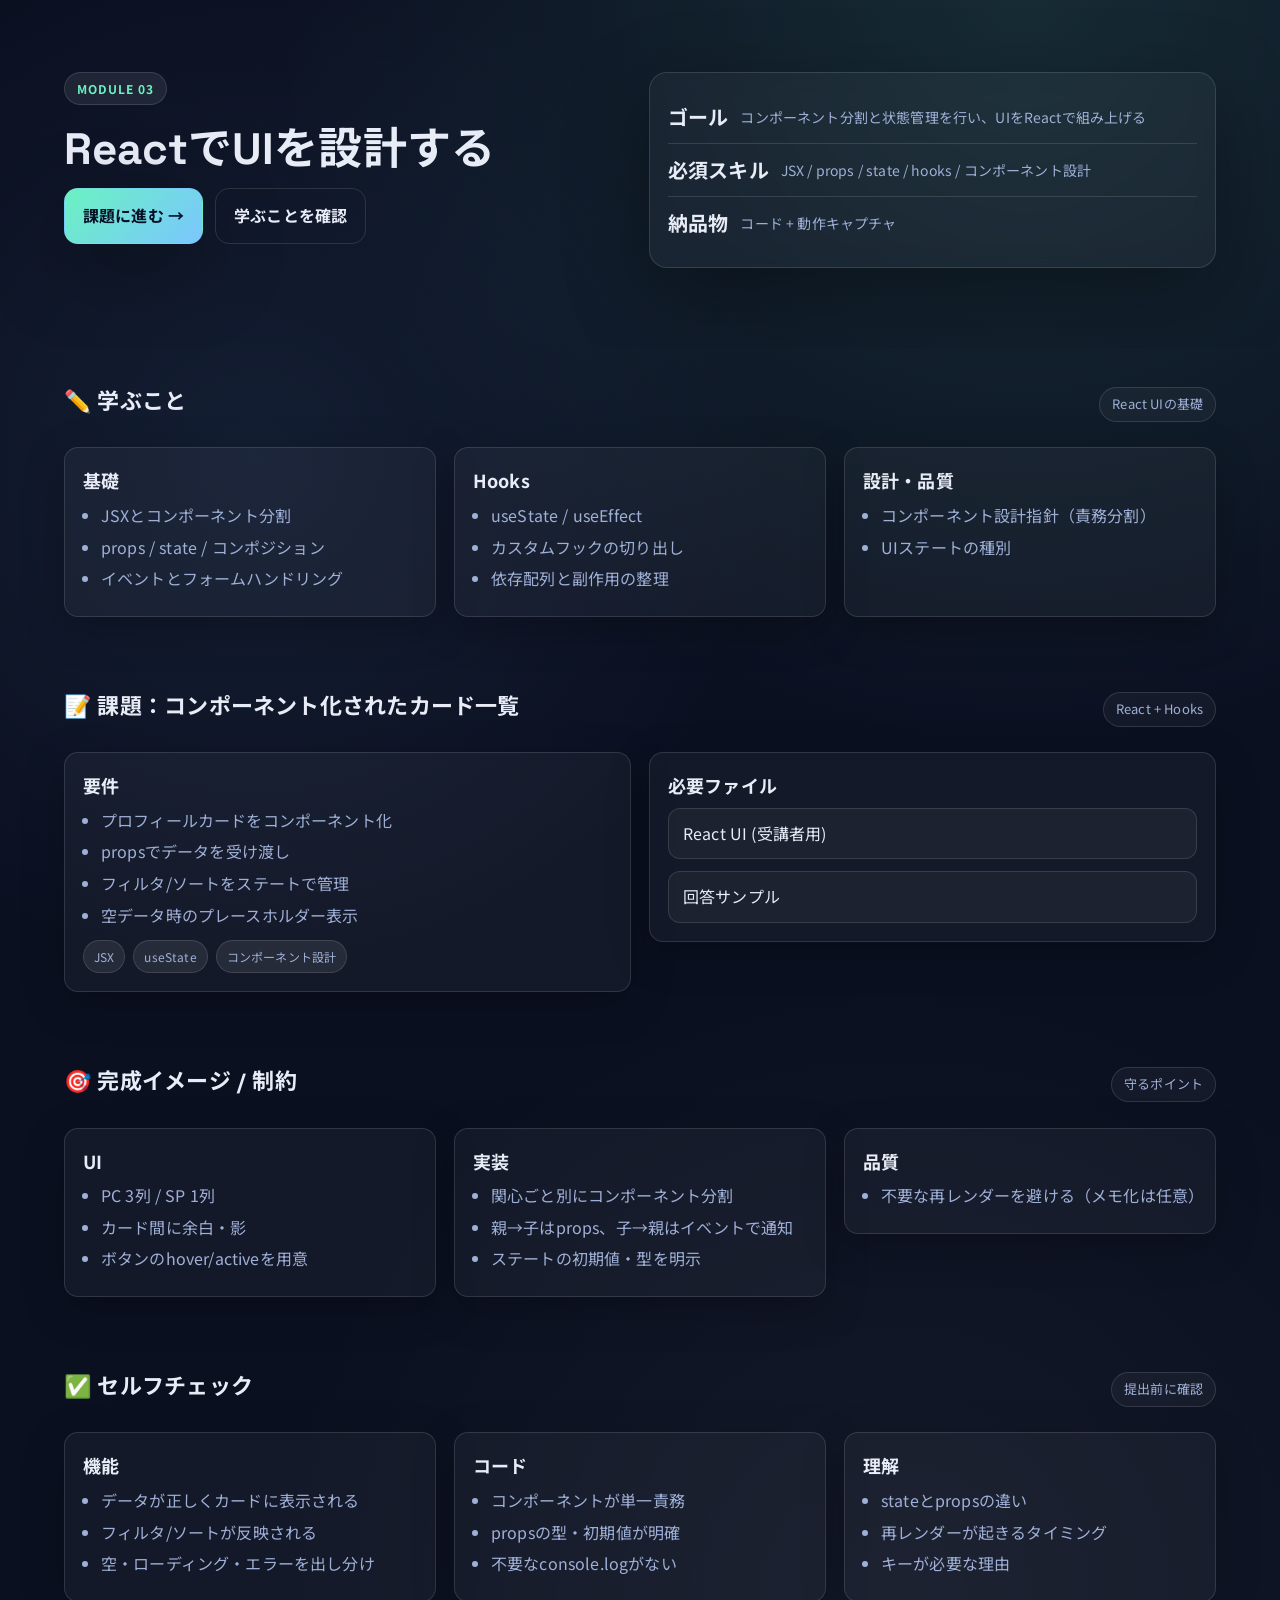
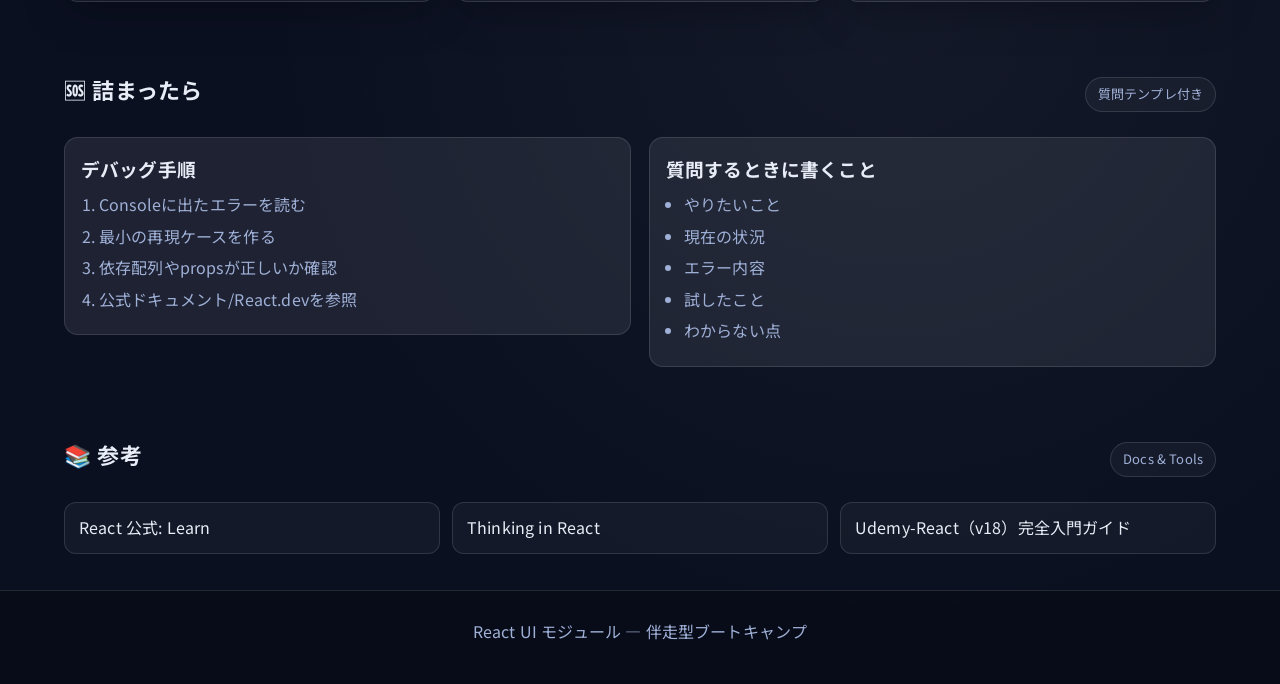
<file: react-ui/index.html>
<!DOCTYPE html>
<html lang="ja">
<head>
  <meta charset="UTF-8" />
  <meta name="viewport" content="width=device-width, initial-scale=1" />
  <title>React UI モジュール | 研修トップ</title>
  <link rel="preconnect" href="https://fonts.googleapis.com">
  <link rel="preconnect" href="https://fonts.gstatic.com" crossorigin>
  <link href="https://fonts.googleapis.com/css2?family=Space+Grotesk:wght@400;500;600;700&family=Noto+Sans+JP:wght@400;500;700&display=swap" rel="stylesheet">
  <link rel="stylesheet" href="styles.css">
</head>
<body>
  <header class="hero">
    <div class="grid">
      <div class="hero-content">
        <div class="eyebrow">Module 03</div>
        <h1>ReactでUIを設計する</h1>
        <div class="cta-row">
          <a class="btn-primary" href="#tasks">課題に進む →</a>
          <a class="btn-secondary" href="#learn">学ぶことを確認</a>
        </div>
      </div>
      <div class="hero-card">
        <div class="stat"><strong>ゴール</strong><span>コンポーネント分割と状態管理を行い、UIをReactで組み上げる</span></div>
        <div class="stat"><strong>必須スキル</strong><span>JSX / props / state / hooks / コンポーネント設計</span></div>
        <div class="stat"><strong>納品物</strong><span>コード + 動作キャプチャ</span></div>
      </div>
    </div>
  </header>

  <section id="learn">
    <div class="section-head">
      <h2>✏️ 学ぶこと</h2>
      <span class="pill">React UIの基礎</span>
    </div>
    <div class="grid">
      <article class="card">
        <h3>基礎</h3>
        <ul class="list">
          <li>JSXとコンポーネント分割</li>
          <li>props / state / コンポジション</li>
          <li>イベントとフォームハンドリング</li>
        </ul>
      </article>
      <article class="card">
        <h3>Hooks</h3>
        <ul class="list">
          <li>useState / useEffect</li>
          <li>カスタムフックの切り出し</li>
          <li>依存配列と副作用の整理</li>
        </ul>
      </article>
      <article class="card">
        <h3>設計・品質</h3>
        <ul class="list">
          <li>コンポーネント設計指針（責務分割）</li>
          <li>UIステートの種別</li>
        </ul>
      </article>
    </div>
  </section>

  <section id="tasks">
    <div class="section-head">
      <h2>📝 課題：コンポーネント化されたカード一覧</h2>
      <span class="pill">React + Hooks</span>
    </div>
    <div class="layout-split">
      <div class="card">
        <h3>要件</h3>
        <ul class="list">
          <li>プロフィールカードをコンポーネント化</li>
          <li>propsでデータを受け渡し</li>
          <li>フィルタ/ソートをステートで管理</li>
          <li>空データ時のプレースホルダー表示</li>
        </ul>
        <div class="tag-row">
          <span class="badge">JSX</span>
          <span class="badge">useState</span>
          <span class="badge">コンポーネント設計</span>
        </div>
      </div>
      <div class="card">
        <h3>必要ファイル</h3>
        <div class="resources">
          <a class="resource-link" href="./React基礎(UI).zip">React UI (受講者用)</a>
          <a class="resource-link" href="./react-sample-ui.zip">回答サンプル</a>
        </div>
      </div>
    </div>
  </section>

  <section id="requirements">
    <div class="section-head">
      <h2>🎯 完成イメージ / 制約</h2>
      <span class="pill">守るポイント</span>
    </div>
    <div class="layout-split">
      <div class="card">
        <h3>UI</h3>
        <ul class="list">
          <li>PC 3列 / SP 1列</li>
          <li>カード間に余白・影</li>
          <li>ボタンのhover/activeを用意</li>
        </ul>
      </div>
      <div class="card">
        <h3>実装</h3>
        <ul class="list">
          <li>関心ごと別にコンポーネント分割</li>
          <li>親→子はprops、子→親はイベントで通知</li>
          <li>ステートの初期値・型を明示</li>
        </ul>
      </div>
      <div class="card">
        <h3>品質</h3>
        <ul class="list">
          <li>不要な再レンダーを避ける（メモ化は任意）</li>
        </ul>
      </div>
    </div>
  </section>

  <section id="checklist">
    <div class="section-head">
      <h2>✅ セルフチェック</h2>
      <span class="pill">提出前に確認</span>
    </div>
    <div class="layout-split">
      <div class="card">
        <h3>機能</h3>
        <ul class="list">
          <li>データが正しくカードに表示される</li>
          <li>フィルタ/ソートが反映される</li>
          <li>空・ローディング・エラーを出し分け</li>
        </ul>
      </div>
      <div class="card">
        <h3>コード</h3>
        <ul class="list">
          <li>コンポーネントが単一責務</li>
          <li>propsの型・初期値が明確</li>
          <li>不要なconsole.logがない</li>
        </ul>
      </div>
      <div class="card">
        <h3>理解</h3>
        <ul class="list">
          <li>stateとpropsの違い</li>
          <li>再レンダーが起きるタイミング</li>
          <li>キーが必要な理由</li>
        </ul>
      </div>
    </div>
  </section>

  <section id="faq">
    <div class="section-head">
      <h2>🆘 詰まったら</h2>
      <span class="pill">質問テンプレ付き</span>
    </div>
    <div class="layout-split">
      <div class="support-box">
        <h3>デバッグ手順</h3>
        <ol class="list">
          <li>Consoleに出たエラーを読む</li>
          <li>最小の再現ケースを作る</li>
          <li>依存配列やpropsが正しいか確認</li>
          <li>公式ドキュメント/React.devを参照</li>
        </ol>
      </div>
      <div class="support-box">
        <h3>質問するときに書くこと</h3>
        <ul class="list">
          <li>やりたいこと</li>
          <li>現在の状況</li>
          <li>エラー内容</li>
          <li>試したこと</li>
          <li>わからない点</li>
        </ul>
      </div>
    </div>
  </section>

  <section id="resources">
    <div class="section-head">
      <h2>📚 参考</h2>
      <span class="pill">Docs & Tools</span>
    </div>
    <div class="resources">
      <a class="resource-link" href="https://react.dev/learn">React 公式: Learn</a>
      <a class="resource-link" href="https://beta.reactjs.org/learn/thinking-in-react">Thinking in React</a>
      <a class="resource-link" href="https://www.udemy.com/share/106Nqw3@bPUEMJOjS3d8hNeGX5GlR4bvk2JYwPmwJNCnRJBP_Bf4jjGcbA_Fzyz049GlJeivlQ==/">Udemy-React（v18）完全入門ガイド</a>
    </div>
  </section>

  <footer>
    React UI モジュール — 伴走型ブートキャンプ
  </footer>
</body>
</html>
</file>
<file: styles.css>
:root {
  --bg: #0b1021;
  --panel: rgba(255,255,255,0.04);
  --panel-strong: rgba(255,255,255,0.08);
  --border: rgba(255,255,255,0.12);
  --text: #e8ecf6;
  --muted: #9fb0d7;
  --accent: #6bf2c1;
  --accent-2: #7ac6ff;
  --shadow: 0 25px 80px rgba(0,0,0,0.35);
  color-scheme: dark;
}

* { box-sizing: border-box; }

body {
  margin: 0;
  font-family: 'Noto Sans JP', 'Space Grotesk', system-ui, -apple-system, sans-serif;
  background: radial-gradient(circle at 20% 20%, rgba(123, 198, 255, 0.08), transparent 25%),
              radial-gradient(circle at 80% 0%, rgba(107, 242, 193, 0.12), transparent 30%),
              radial-gradient(circle at 70% 70%, rgba(255, 255, 255, 0.04), transparent 35%),
              var(--bg);
  color: var(--text);
  line-height: 1.6;
  letter-spacing: 0.01em;
}

header.hero {
  position: relative;
  overflow: hidden;
  padding: 72px clamp(16px, 5vw, 120px) 80px;
}

.grid {
  display: grid;
  grid-template-columns: repeat(auto-fit, minmax(260px, 1fr));
  gap: 18px;
}

.hero-content {
  max-width: 620px;
  z-index: 1;
}

.eyebrow {
  display: inline-flex;
  align-items: center;
  gap: 8px;
  padding: 6px 12px;
  border-radius: 999px;
  background: var(--panel-strong);
  color: var(--accent);
  font-weight: 700;
  letter-spacing: 0.08em;
  text-transform: uppercase;
  font-size: 12px;
  border: 1px solid var(--border);
}

h1 {
  font-family: 'Space Grotesk', 'Noto Sans JP', sans-serif;
  font-size: clamp(32px, 4vw, 44px);
  line-height: 1.2;
  margin: 18px 0 12px;
}

.lead {
  color: var(--muted);
  font-size: 16px;
  margin-bottom: 28px;
}

.cta-row {
  display: flex;
  flex-wrap: wrap;
  gap: 12px;
  align-items: center;
}

.btn-primary, .btn-secondary {
  border: 1px solid transparent;
  border-radius: 14px;
  padding: 14px 18px;
  font-weight: 700;
  text-decoration: none;
  transition: transform 160ms ease, box-shadow 160ms ease, border-color 160ms ease;
  display: inline-flex;
  gap: 10px;
  align-items: center;
}

.btn-primary {
  background: linear-gradient(135deg, var(--accent), var(--accent-2));
  color: #041026;
  box-shadow: var(--shadow);
}

.btn-secondary {
  background: transparent;
  color: var(--text);
  border-color: var(--border);
}

.btn-primary:hover, .btn-secondary:hover { transform: translateY(-2px); }

.hero-card {
  backdrop-filter: blur(10px);
  background: var(--panel);
  border: 1px solid var(--border);
  border-radius: 18px;
  padding: 18px;
  box-shadow: var(--shadow);
  position: relative;
}

.stat {
  display: grid;
  grid-template-columns: auto 1fr;
  gap: 6px 12px;
  align-items: center;
  padding: 10px 0;
  border-bottom: 1px solid var(--border);
}

.stat:last-child { border-bottom: none; }

.stat strong { font-size: 20px; }
.stat span { color: var(--muted); font-size: 14px; }

section {
  padding: 36px clamp(16px, 5vw, 120px);
}

h2 {
  font-size: 22px;
  margin: 0 0 12px;
  font-family: 'Space Grotesk', 'Noto Sans JP', sans-serif;
  letter-spacing: 0.01em;
}

.section-head {
  display: flex;
  justify-content: space-between;
  align-items: baseline;
  gap: 12px;
  margin-bottom: 16px;
}

.pill {
  padding: 6px 12px;
  border-radius: 999px;
  background: var(--panel);
  border: 1px solid var(--border);
  color: var(--muted);
  font-size: 13px;
}

.card {
  background: var(--panel);
  border: 1px solid var(--border);
  border-radius: 14px;
  padding: 18px;
  box-shadow: 0 12px 40px rgba(0,0,0,0.25);
  transition: transform 160ms ease, border-color 160ms ease;
}

.card:hover { transform: translateY(-4px); border-color: var(--accent); }

.card h3 {
  margin: 0 0 8px;
  font-size: 18px;
  display: flex;
  align-items: center;
  gap: 8px;
}

.card p { margin: 0; color: var(--muted); font-size: 14px; }

.tag-row { display: flex; flex-wrap: wrap; gap: 8px; margin-top: 12px; }
.tag { font-size: 12px; padding: 6px 10px; border-radius: 999px; background: rgba(255,255,255,0.06); color: var(--text); border: 1px solid var(--border); }

.card-footer { margin-top: 14px; }
.card-footer .btn-secondary { padding: 10px 14px; border-radius: 10px; }

.timeline { position: relative; padding-left: 18px; }
.timeline::before { content: ""; position: absolute; left: 6px; top: 4px; bottom: 4px; width: 2px; background: linear-gradient(180deg, var(--accent), transparent); }
.timeline-item { position: relative; padding: 10px 12px 10px 18px; margin-bottom: 6px; border-radius: 12px; background: var(--panel); border: 1px solid var(--border); }
.timeline-item::before { content: ""; position: absolute; left: -8px; top: 14px; width: 12px; height: 12px; border-radius: 50%; background: var(--accent); box-shadow: 0 0 0 6px rgba(107, 242, 193, 0.18); }
.timeline-item strong { display: block; margin-bottom: 4px; }
.timeline-item span { color: var(--muted); font-size: 14px; }

.layout-split { display: grid; grid-template-columns: repeat(auto-fit, minmax(320px, 1fr)); gap: 18px; align-items: start; }

.list { margin: 0; padding-left: 18px; color: var(--muted); }
.list li { margin: 6px 0; }

.support-box { background: var(--panel-strong); border: 1px solid var(--border); border-radius: 14px; padding: 16px; }
.support-box h3 { margin: 0 0 8px; }

footer {
  padding: 28px clamp(16px, 5vw, 120px) 40px;
  color: var(--muted);
  text-align: center;
  border-top: 1px solid var(--border);
  background: rgba(0,0,0,0.25);
}

a { color: inherit; }
a:hover { color: var(--accent); }

@media (max-width: 640px) {
  header.hero { padding-top: 48px; }
  .cta-row { flex-direction: column; align-items: stretch; }
  .btn-primary, .btn-secondary { justify-content: center; }
}
</file>
<file: html-css/styles.css>
:root {
  --bg: #0b1021;
  --panel: rgba(255,255,255,0.04);
  --panel-strong: rgba(255,255,255,0.08);
  --border: rgba(255,255,255,0.12);
  --text: #e8ecf6;
  --muted: #9fb0d7;
  --accent: #6bf2c1;
  --accent-2: #7ac6ff;
  --shadow: 0 25px 80px rgba(0,0,0,0.35);
  color-scheme: dark;
}

* { box-sizing: border-box; }

body {
  margin: 0;
  font-family: 'Noto Sans JP', 'Space Grotesk', system-ui, -apple-system, sans-serif;
  background: radial-gradient(circle at 20% 20%, rgba(123, 198, 255, 0.08), transparent 25%),
              radial-gradient(circle at 80% 0%, rgba(107, 242, 193, 0.12), transparent 30%),
              radial-gradient(circle at 70% 70%, rgba(255, 255, 255, 0.04), transparent 35%),
              var(--bg);
  color: var(--text);
  line-height: 1.6;
  letter-spacing: 0.01em;
}

header.hero {
  position: relative;
  overflow: hidden;
  padding: 72px clamp(16px, 5vw, 120px) 80px;
}

.grid {
  display: grid;
  grid-template-columns: repeat(auto-fit, minmax(260px, 1fr));
  gap: 18px;
}

.hero-content {
  max-width: 720px;
  z-index: 1;
}

.eyebrow {
  display: inline-flex;
  align-items: center;
  gap: 8px;
  padding: 6px 12px;
  border-radius: 999px;
  background: var(--panel-strong);
  color: var(--accent);
  font-weight: 700;
  letter-spacing: 0.08em;
  text-transform: uppercase;
  font-size: 12px;
  border: 1px solid var(--border);
}

h1 {
  font-family: 'Space Grotesk', 'Noto Sans JP', sans-serif;
  font-size: clamp(32px, 4vw, 44px);
  line-height: 1.2;
  margin: 18px 0 12px;
}

.lead {
  color: var(--muted);
  font-size: 16px;
  margin-bottom: 28px;
}

.cta-row {
  display: flex;
  flex-wrap: wrap;
  gap: 12px;
  align-items: center;
}

.btn-primary, .btn-secondary {
  border: 1px solid transparent;
  border-radius: 14px;
  padding: 14px 18px;
  font-weight: 700;
  text-decoration: none;
  transition: transform 160ms ease, box-shadow 160ms ease, border-color 160ms ease;
  display: inline-flex;
  gap: 10px;
  align-items: center;
}

.btn-primary {
  background: linear-gradient(135deg, var(--accent), var(--accent-2));
  color: #041026;
  box-shadow: var(--shadow);
}

.btn-secondary {
  background: transparent;
  color: var(--text);
  border-color: var(--border);
}

.btn-primary:hover, .btn-secondary:hover { transform: translateY(-2px); }

.hero-card {
  backdrop-filter: blur(10px);
  background: var(--panel);
  border: 1px solid var(--border);
  border-radius: 18px;
  padding: 18px;
  box-shadow: var(--shadow);
  position: relative;
}

.stat {
  display: grid;
  grid-template-columns: auto 1fr;
  gap: 6px 12px;
  align-items: center;
  padding: 10px 0;
  border-bottom: 1px solid var(--border);
}

.stat:last-child { border-bottom: none; }

.stat strong { font-size: 20px; }
.stat span { color: var(--muted); font-size: 14px; }

section {
  padding: 36px clamp(16px, 5vw, 120px);
}

h2 {
  font-size: 22px;
  margin: 0 0 12px;
  font-family: 'Space Grotesk', 'Noto Sans JP', sans-serif;
  letter-spacing: 0.01em;
}

.section-head {
  display: flex;
  justify-content: space-between;
  align-items: baseline;
  gap: 12px;
  margin-bottom: 16px;
}

.pill {
  padding: 6px 12px;
  border-radius: 999px;
  background: var(--panel);
  border: 1px solid var(--border);
  color: var(--muted);
  font-size: 13px;
}

.card {
  background: var(--panel);
  border: 1px solid var(--border);
  border-radius: 14px;
  padding: 18px;
  box-shadow: 0 12px 40px rgba(0,0,0,0.25);
  transition: transform 160ms ease, border-color 160ms ease;
}

.card:hover { transform: translateY(-4px); border-color: var(--accent); }

.card h3 {
  margin: 0 0 8px;
  font-size: 18px;
  display: flex;
  align-items: center;
  gap: 8px;
}

.card p { margin: 0; color: var(--muted); font-size: 14px; }

.tag-row { display: flex; flex-wrap: wrap; gap: 8px; margin-top: 12px; }
.tag { font-size: 12px; padding: 6px 10px; border-radius: 999px; background: rgba(255,255,255,0.06); color: var(--text); border: 1px solid var(--border); }

.timeline { position: relative; padding-left: 18px; }
.timeline::before { content: ""; position: absolute; left: 6px; top: 4px; bottom: 4px; width: 2px; background: linear-gradient(180deg, var(--accent), transparent); }
.timeline-item { position: relative; padding: 10px 12px 10px 18px; margin-bottom: 6px; border-radius: 12px; background: var(--panel); border: 1px solid var(--border); }
.timeline-item::before { content: ""; position: absolute; left: -8px; top: 14px; width: 12px; height: 12px; border-radius: 50%; background: var(--accent); box-shadow: 0 0 0 6px rgba(107, 242, 193, 0.18); }
.timeline-item strong { display: block; margin-bottom: 4px; }
.timeline-item span { color: var(--muted); font-size: 14px; }

.layout-split { display: grid; grid-template-columns: repeat(auto-fit, minmax(320px, 1fr)); gap: 18px; align-items: start; }

.list { margin: 0; padding-left: 18px; color: var(--muted); }
.list li { margin: 6px 0; }

.support-box { background: var(--panel-strong); border: 1px solid var(--border); border-radius: 14px; padding: 16px; }
.support-box h3 { margin: 0 0 8px; }

.resources { display: grid; grid-template-columns: repeat(auto-fit, minmax(260px, 1fr)); gap: 12px; }
.resource-link { display: block; padding: 12px 14px; border-radius: 12px; border: 1px solid var(--border); background: var(--panel); color: var(--text); text-decoration: none; }
.resource-link:hover { border-color: var(--accent); color: var(--accent); }

.badge { display: inline-flex; padding: 6px 10px; border-radius: 999px; background: var(--panel-strong); border: 1px solid var(--border); font-size: 12px; color: var(--muted); }

.gallery { display: grid; grid-template-columns: repeat(auto-fit, minmax(260px, 1fr)); gap: 12px; }
.gallery img { width: 100%; border-radius: 12px; border: 1px solid var(--border); }

footer {
  padding: 28px clamp(16px, 5vw, 120px) 40px;
  color: var(--muted);
  text-align: center;
  border-top: 1px solid var(--border);
  background: rgba(0,0,0,0.25);
}

a { color: inherit; }
a:hover { color: var(--accent); }

@media (max-width: 640px) {
  header.hero { padding-top: 48px; }
  .cta-row { flex-direction: column; align-items: stretch; }
  .btn-primary, .btn-secondary { justify-content: center; }
}
</file>
<file: javascript/styles.css>
:root {
  --bg: #0b1021;
  --panel: rgba(255,255,255,0.04);
  --panel-strong: rgba(255,255,255,0.08);
  --border: rgba(255,255,255,0.12);
  --text: #e8ecf6;
  --muted: #9fb0d7;
  --accent: #6bf2c1;
  --accent-2: #7ac6ff;
  --shadow: 0 25px 80px rgba(0,0,0,0.35);
  color-scheme: dark;
}

* { box-sizing: border-box; }

body {
  margin: 0;
  font-family: 'Noto Sans JP', 'Space Grotesk', system-ui, -apple-system, sans-serif;
  background: radial-gradient(circle at 20% 20%, rgba(123, 198, 255, 0.08), transparent 25%),
              radial-gradient(circle at 80% 0%, rgba(107, 242, 193, 0.12), transparent 30%),
              radial-gradient(circle at 70% 70%, rgba(255, 255, 255, 0.04), transparent 35%),
              var(--bg);
  color: var(--text);
  line-height: 1.6;
  letter-spacing: 0.01em;
}

header.hero {
  position: relative;
  overflow: hidden;
  padding: 72px clamp(16px, 5vw, 120px) 80px;
}

.grid {
  display: grid;
  grid-template-columns: repeat(auto-fit, minmax(260px, 1fr));
  gap: 18px;
}

.hero-content {
  max-width: 720px;
  z-index: 1;
}

.eyebrow {
  display: inline-flex;
  align-items: center;
  gap: 8px;
  padding: 6px 12px;
  border-radius: 999px;
  background: var(--panel-strong);
  color: var(--accent);
  font-weight: 700;
  letter-spacing: 0.08em;
  text-transform: uppercase;
  font-size: 12px;
  border: 1px solid var(--border);
}

h1 {
  font-family: 'Space Grotesk', 'Noto Sans JP', sans-serif;
  font-size: clamp(32px, 4vw, 44px);
  line-height: 1.2;
  margin: 18px 0 12px;
}

.lead {
  color: var(--muted);
  font-size: 16px;
  margin-bottom: 28px;
}

.cta-row {
  display: flex;
  flex-wrap: wrap;
  gap: 12px;
  align-items: center;
}

.btn-primary, .btn-secondary {
  border: 1px solid transparent;
  border-radius: 14px;
  padding: 14px 18px;
  font-weight: 700;
  text-decoration: none;
  transition: transform 160ms ease, box-shadow 160ms ease, border-color 160ms ease;
  display: inline-flex;
  gap: 10px;
  align-items: center;
}

.btn-primary {
  background: linear-gradient(135deg, var(--accent), var(--accent-2));
  color: #041026;
  box-shadow: var(--shadow);
}

.btn-secondary {
  background: transparent;
  color: var(--text);
  border-color: var(--border);
}

.btn-primary:hover, .btn-secondary:hover { transform: translateY(-2px); }

.hero-card {
  backdrop-filter: blur(10px);
  background: var(--panel);
  border: 1px solid var(--border);
  border-radius: 18px;
  padding: 18px;
  box-shadow: var(--shadow);
  position: relative;
}

.stat {
  display: grid;
  grid-template-columns: auto 1fr;
  gap: 6px 12px;
  align-items: center;
  padding: 10px 0;
  border-bottom: 1px solid var(--border);
}

.stat:last-child { border-bottom: none; }

.stat strong { font-size: 20px; }
.stat span { color: var(--muted); font-size: 14px; }

section {
  padding: 36px clamp(16px, 5vw, 120px);
}

h2 {
  font-size: 22px;
  margin: 0 0 12px;
  font-family: 'Space Grotesk', 'Noto Sans JP', sans-serif;
  letter-spacing: 0.01em;
}

.section-head {
  display: flex;
  justify-content: space-between;
  align-items: baseline;
  gap: 12px;
  margin-bottom: 16px;
}

.pill {
  padding: 6px 12px;
  border-radius: 999px;
  background: var(--panel);
  border: 1px solid var(--border);
  color: var(--muted);
  font-size: 13px;
}

.card {
  background: var(--panel);
  border: 1px solid var(--border);
  border-radius: 14px;
  padding: 18px;
  box-shadow: 0 12px 40px rgba(0,0,0,0.25);
  transition: transform 160ms ease, border-color 160ms ease;
}

.card:hover { transform: translateY(-4px); border-color: var(--accent); }

.card h3 {
  margin: 0 0 8px;
  font-size: 18px;
  display: flex;
  align-items: center;
  gap: 8px;
}

.card p { margin: 0; color: var(--muted); font-size: 14px; }

.tag-row { display: flex; flex-wrap: wrap; gap: 8px; margin-top: 12px; }
.tag { font-size: 12px; padding: 6px 10px; border-radius: 999px; background: rgba(255,255,255,0.06); color: var(--text); border: 1px solid var(--border); }

.card-footer { margin-top: 14px; }
.card-footer .btn-secondary { padding: 10px 14px; border-radius: 10px; }

.timeline { position: relative; padding-left: 18px; }
.timeline::before { content: ""; position: absolute; left: 6px; top: 4px; bottom: 4px; width: 2px; background: linear-gradient(180deg, var(--accent), transparent); }
.timeline-item { position: relative; padding: 10px 12px 10px 18px; margin-bottom: 6px; border-radius: 12px; background: var(--panel); border: 1px solid var(--border); }
.timeline-item::before { content: ""; position: absolute; left: -8px; top: 14px; width: 12px; height: 12px; border-radius: 50%; background: var(--accent); box-shadow: 0 0 0 6px rgba(107, 242, 193, 0.18); }
.timeline-item strong { display: block; margin-bottom: 4px; }
.timeline-item span { color: var(--muted); font-size: 14px; }

.layout-split { display: grid; grid-template-columns: repeat(auto-fit, minmax(320px, 1fr)); gap: 18px; align-items: start; }

.list { margin: 0; padding-left: 18px; color: var(--muted); }
.list li { margin: 6px 0; }

.support-box { background: var(--panel-strong); border: 1px solid var(--border); border-radius: 14px; padding: 16px; }
.support-box h3 { margin: 0 0 8px; }

.resources { display: grid; grid-template-columns: repeat(auto-fit, minmax(260px, 1fr)); gap: 12px; }
.resource-link { display: block; padding: 12px 14px; border-radius: 12px; border: 1px solid var(--border); background: var(--panel); color: var(--text); text-decoration: none; }
.resource-link:hover { border-color: var(--accent); color: var(--accent); }

.badge { display: inline-flex; padding: 6px 10px; border-radius: 999px; background: var(--panel-strong); border: 1px solid var(--border); font-size: 12px; color: var(--muted); }

.gallery { display: grid; grid-template-columns: repeat(auto-fit, minmax(260px, 1fr)); gap: 12px; }
.gallery img { width: 100%; border-radius: 12px; border: 1px solid var(--border); }

footer {
  padding: 28px clamp(16px, 5vw, 120px) 40px;
  color: var(--muted);
  text-align: center;
  border-top: 1px solid var(--border);
  background: rgba(0,0,0,0.25);
}

a { color: inherit; }
a:hover { color: var(--accent); }

@media (max-width: 640px) {
  header.hero { padding-top: 48px; }
  .cta-row { flex-direction: column; align-items: stretch; }
  .btn-primary, .btn-secondary { justify-content: center; }
}
</file>
<file: react-api/styles.css>
:root {
  --bg: #0b1021;
  --panel: rgba(255,255,255,0.04);
  --panel-strong: rgba(255,255,255,0.08);
  --border: rgba(255,255,255,0.12);
  --text: #e8ecf6;
  --muted: #9fb0d7;
  --accent: #6bf2c1;
  --accent-2: #7ac6ff;
  --shadow: 0 25px 80px rgba(0,0,0,0.35);
  color-scheme: dark;
}

* { box-sizing: border-box; }

body {
  margin: 0;
  font-family: 'Noto Sans JP', 'Space Grotesk', system-ui, -apple-system, sans-serif;
  background: radial-gradient(circle at 20% 20%, rgba(123, 198, 255, 0.08), transparent 25%),
              radial-gradient(circle at 80% 0%, rgba(107, 242, 193, 0.12), transparent 30%),
              radial-gradient(circle at 70% 70%, rgba(255, 255, 255, 0.04), transparent 35%),
              var(--bg);
  color: var(--text);
  line-height: 1.6;
  letter-spacing: 0.01em;
}

header.hero {
  position: relative;
  overflow: hidden;
  padding: 72px clamp(16px, 5vw, 120px) 80px;
}

.grid {
  display: grid;
  grid-template-columns: repeat(auto-fit, minmax(260px, 1fr));
  gap: 18px;
}

.hero-content { max-width: 720px; z-index: 1; }

.eyebrow {
  display: inline-flex;
  align-items: center;
  gap: 8px;
  padding: 6px 12px;
  border-radius: 999px;
  background: var(--panel-strong);
  color: var(--accent);
  font-weight: 700;
  letter-spacing: 0.08em;
  text-transform: uppercase;
  font-size: 12px;
  border: 1px solid var(--border);
}

h1 {
  font-family: 'Space Grotesk', 'Noto Sans JP', sans-serif;
  font-size: clamp(32px, 4vw, 44px);
  line-height: 1.2;
  margin: 18px 0 12px;
}

.lead { color: var(--muted); font-size: 16px; margin-bottom: 28px; }

.cta-row { display: flex; flex-wrap: wrap; gap: 12px; align-items: center; }

.btn-primary, .btn-secondary {
  border: 1px solid transparent;
  border-radius: 14px;
  padding: 14px 18px;
  font-weight: 700;
  text-decoration: none;
  transition: transform 160ms ease, box-shadow 160ms ease, border-color 160ms ease;
  display: inline-flex;
  gap: 10px;
  align-items: center;
}

.btn-primary { background: linear-gradient(135deg, var(--accent), var(--accent-2)); color: #041026; box-shadow: var(--shadow); }

.btn-secondary { background: transparent; color: var(--text); border-color: var(--border); }

.btn-primary:hover, .btn-secondary:hover { transform: translateY(-2px); }

.hero-card {
  backdrop-filter: blur(10px);
  background: var(--panel);
  border: 1px solid var(--border);
  border-radius: 18px;
  padding: 18px;
  box-shadow: var(--shadow);
  position: relative;
}

.stat { display: grid; grid-template-columns: auto 1fr; gap: 6px 12px; align-items: center; padding: 10px 0; border-bottom: 1px solid var(--border); }
.stat:last-child { border-bottom: none; }
.stat strong { font-size: 20px; }
.stat span { color: var(--muted); font-size: 14px; }

section { padding: 36px clamp(16px, 5vw, 120px); }

h2 { font-size: 22px; margin: 0 0 12px; font-family: 'Space Grotesk', 'Noto Sans JP', sans-serif; letter-spacing: 0.01em; }

.section-head { display: flex; justify-content: space-between; align-items: baseline; gap: 12px; margin-bottom: 16px; }

.pill { padding: 6px 12px; border-radius: 999px; background: var(--panel); border: 1px solid var(--border); color: var(--muted); font-size: 13px; }

.card { background: var(--panel); border: 1px solid var(--border); border-radius: 14px; padding: 18px; box-shadow: 0 12px 40px rgba(0,0,0,0.25); transition: transform 160ms ease, border-color 160ms ease; }
.card:hover { transform: translateY(-4px); border-color: var(--accent); }
.card h3 { margin: 0 0 8px; font-size: 18px; display: flex; align-items: center; gap: 8px; }
.card p { margin: 0; color: var(--muted); font-size: 14px; }

.tag-row { display: flex; flex-wrap: wrap; gap: 8px; margin-top: 12px; }
.tag { font-size: 12px; padding: 6px 10px; border-radius: 999px; background: rgba(255,255,255,0.06); color: var(--text); border: 1px solid var(--border); }

.card-footer { margin-top: 14px; }
.card-footer .btn-secondary { padding: 10px 14px; border-radius: 10px; }

.timeline { position: relative; padding-left: 18px; }
.timeline::before { content: ""; position: absolute; left: 6px; top: 4px; bottom: 4px; width: 2px; background: linear-gradient(180deg, var(--accent), transparent); }
.timeline-item { position: relative; padding: 10px 12px 10px 18px; margin-bottom: 6px; border-radius: 12px; background: var(--panel); border: 1px solid var(--border); }
.timeline-item::before { content: ""; position: absolute; left: -8px; top: 14px; width: 12px; height: 12px; border-radius: 50%; background: var(--accent); box-shadow: 0 0 0 6px rgba(107, 242, 193, 0.18); }
.timeline-item strong { display: block; margin-bottom: 4px; }
.timeline-item span { color: var(--muted); font-size: 14px; }

.layout-split { display: grid; grid-template-columns: repeat(auto-fit, minmax(320px, 1fr)); gap: 18px; align-items: start; }

.list { margin: 0; padding-left: 18px; color: var(--muted); }
.list li { margin: 6px 0; }

.support-box { background: var(--panel-strong); border: 1px solid var(--border); border-radius: 14px; padding: 16px; }
.support-box h3 { margin: 0 0 8px; }

.resources { display: grid; grid-template-columns: repeat(auto-fit, minmax(260px, 1fr)); gap: 12px; }
.resource-link { display: block; padding: 12px 14px; border-radius: 12px; border: 1px solid var(--border); background: var(--panel); color: var(--text); text-decoration: none; }
.resource-link:hover { border-color: var(--accent); color: var(--accent); }

.badge { display: inline-flex; padding: 6px 10px; border-radius: 999px; background: var(--panel-strong); border: 1px solid var(--border); font-size: 12px; color: var(--muted); }

.gallery { display: grid; grid-template-columns: repeat(auto-fit, minmax(260px, 1fr)); gap: 12px; }
.gallery img { width: 100%; border-radius: 12px; border: 1px solid var(--border); }

footer {
  padding: 28px clamp(16px, 5vw, 120px) 40px;
  color: var(--muted);
  text-align: center;
  border-top: 1px solid var(--border);
  background: rgba(0,0,0,0.25);
}

a { color: inherit; }
a:hover { color: var(--accent); }

@media (max-width: 640px) {
  header.hero { padding-top: 48px; }
  .cta-row { flex-direction: column; align-items: stretch; }
  .btn-primary, .btn-secondary { justify-content: center; }
}
</file>
<file: react-ui/styles.css>
:root {
  --bg: #0b1021;
  --panel: rgba(255,255,255,0.04);
  --panel-strong: rgba(255,255,255,0.08);
  --border: rgba(255,255,255,0.12);
  --text: #e8ecf6;
  --muted: #9fb0d7;
  --accent: #6bf2c1;
  --accent-2: #7ac6ff;
  --shadow: 0 25px 80px rgba(0,0,0,0.35);
  color-scheme: dark;
}

* { box-sizing: border-box; }

body {
  margin: 0;
  font-family: 'Noto Sans JP', 'Space Grotesk', system-ui, -apple-system, sans-serif;
  background: radial-gradient(circle at 20% 20%, rgba(123, 198, 255, 0.08), transparent 25%),
              radial-gradient(circle at 80% 0%, rgba(107, 242, 193, 0.12), transparent 30%),
              radial-gradient(circle at 70% 70%, rgba(255, 255, 255, 0.04), transparent 35%),
              var(--bg);
  color: var(--text);
  line-height: 1.6;
  letter-spacing: 0.01em;
}

header.hero {
  position: relative;
  overflow: hidden;
  padding: 72px clamp(16px, 5vw, 120px) 80px;
}

.grid {
  display: grid;
  grid-template-columns: repeat(auto-fit, minmax(260px, 1fr));
  gap: 18px;
}

.hero-content {
  max-width: 720px;
  z-index: 1;
}

.eyebrow {
  display: inline-flex;
  align-items: center;
  gap: 8px;
  padding: 6px 12px;
  border-radius: 999px;
  background: var(--panel-strong);
  color: var(--accent);
  font-weight: 700;
  letter-spacing: 0.08em;
  text-transform: uppercase;
  font-size: 12px;
  border: 1px solid var(--border);
}

h1 {
  font-family: 'Space Grotesk', 'Noto Sans JP', sans-serif;
  font-size: clamp(32px, 4vw, 44px);
  line-height: 1.2;
  margin: 18px 0 12px;
}

.lead {
  color: var(--muted);
  font-size: 16px;
  margin-bottom: 28px;
}

.cta-row {
  display: flex;
  flex-wrap: wrap;
  gap: 12px;
  align-items: center;
}

.btn-primary, .btn-secondary {
  border: 1px solid transparent;
  border-radius: 14px;
  padding: 14px 18px;
  font-weight: 700;
  text-decoration: none;
  transition: transform 160ms ease, box-shadow 160ms ease, border-color 160ms ease;
  display: inline-flex;
  gap: 10px;
  align-items: center;
}

.btn-primary {
  background: linear-gradient(135deg, var(--accent), var(--accent-2));
  color: #041026;
  box-shadow: var(--shadow);
}

.btn-secondary {
  background: transparent;
  color: var(--text);
  border-color: var(--border);
}

.btn-primary:hover, .btn-secondary:hover { transform: translateY(-2px); }

.hero-card {
  backdrop-filter: blur(10px);
  background: var(--panel);
  border: 1px solid var(--border);
  border-radius: 18px;
  padding: 18px;
  box-shadow: var(--shadow);
  position: relative;
}

.stat {
  display: grid;
  grid-template-columns: auto 1fr;
  gap: 6px 12px;
  align-items: center;
  padding: 10px 0;
  border-bottom: 1px solid var(--border);
}

.stat:last-child { border-bottom: none; }

.stat strong { font-size: 20px; }
.stat span { color: var(--muted); font-size: 14px; }

section {
  padding: 36px clamp(16px, 5vw, 120px);
}

h2 {
  font-size: 22px;
  margin: 0 0 12px;
  font-family: 'Space Grotesk', 'Noto Sans JP', sans-serif;
  letter-spacing: 0.01em;
}

.section-head {
  display: flex;
  justify-content: space-between;
  align-items: baseline;
  gap: 12px;
  margin-bottom: 16px;
}

.pill {
  padding: 6px 12px;
  border-radius: 999px;
  background: var(--panel);
  border: 1px solid var(--border);
  color: var(--muted);
  font-size: 13px;
}

.card {
  background: var(--panel);
  border: 1px solid var(--border);
  border-radius: 14px;
  padding: 18px;
  box-shadow: 0 12px 40px rgba(0,0,0,0.25);
  transition: transform 160ms ease, border-color 160ms ease;
}

.card:hover { transform: translateY(-4px); border-color: var(--accent); }

.card h3 {
  margin: 0 0 8px;
  font-size: 18px;
  display: flex;
  align-items: center;
  gap: 8px;
}

.card p { margin: 0; color: var(--muted); font-size: 14px; }

.tag-row { display: flex; flex-wrap: wrap; gap: 8px; margin-top: 12px; }
.tag { font-size: 12px; padding: 6px 10px; border-radius: 999px; background: rgba(255,255,255,0.06); color: var(--text); border: 1px solid var(--border); }

.card-footer { margin-top: 14px; }
.card-footer .btn-secondary { padding: 10px 14px; border-radius: 10px; }

.timeline { position: relative; padding-left: 18px; }
.timeline::before { content: ""; position: absolute; left: 6px; top: 4px; bottom: 4px; width: 2px; background: linear-gradient(180deg, var(--accent), transparent); }
.timeline-item { position: relative; padding: 10px 12px 10px 18px; margin-bottom: 6px; border-radius: 12px; background: var(--panel); border: 1px solid var(--border); }
.timeline-item::before { content: ""; position: absolute; left: -8px; top: 14px; width: 12px; height: 12px; border-radius: 50%; background: var(--accent); box-shadow: 0 0 0 6px rgba(107, 242, 193, 0.18); }
.timeline-item strong { display: block; margin-bottom: 4px; }
.timeline-item span { color: var(--muted); font-size: 14px; }

.layout-split { display: grid; grid-template-columns: repeat(auto-fit, minmax(320px, 1fr)); gap: 18px; align-items: start; }

.list { margin: 0; padding-left: 18px; color: var(--muted); }
.list li { margin: 6px 0; }

.support-box { background: var(--panel-strong); border: 1px solid var(--border); border-radius: 14px; padding: 16px; }
.support-box h3 { margin: 0 0 8px; }

.resources { display: grid; grid-template-columns: repeat(auto-fit, minmax(260px, 1fr)); gap: 12px; }
.resource-link { display: block; padding: 12px 14px; border-radius: 12px; border: 1px solid var(--border); background: var(--panel); color: var(--text); text-decoration: none; }
.resource-link:hover { border-color: var(--accent); color: var(--accent); }

.badge { display: inline-flex; padding: 6px 10px; border-radius: 999px; background: var(--panel-strong); border: 1px solid var(--border); font-size: 12px; color: var(--muted); }

.gallery { display: grid; grid-template-columns: repeat(auto-fit, minmax(260px, 1fr)); gap: 12px; }
.gallery img { width: 100%; border-radius: 12px; border: 1px solid var(--border); }

footer {
  padding: 28px clamp(16px, 5vw, 120px) 40px;
  color: var(--muted);
  text-align: center;
  border-top: 1px solid var(--border);
  background: rgba(0,0,0,0.25);
}

a { color: inherit; }
a:hover { color: var(--accent); }

@media (max-width: 640px) {
  header.hero { padding-top: 48px; }
  .cta-row { flex-direction: column; align-items: stretch; }
  .btn-primary, .btn-secondary { justify-content: center; }
}
</file>
